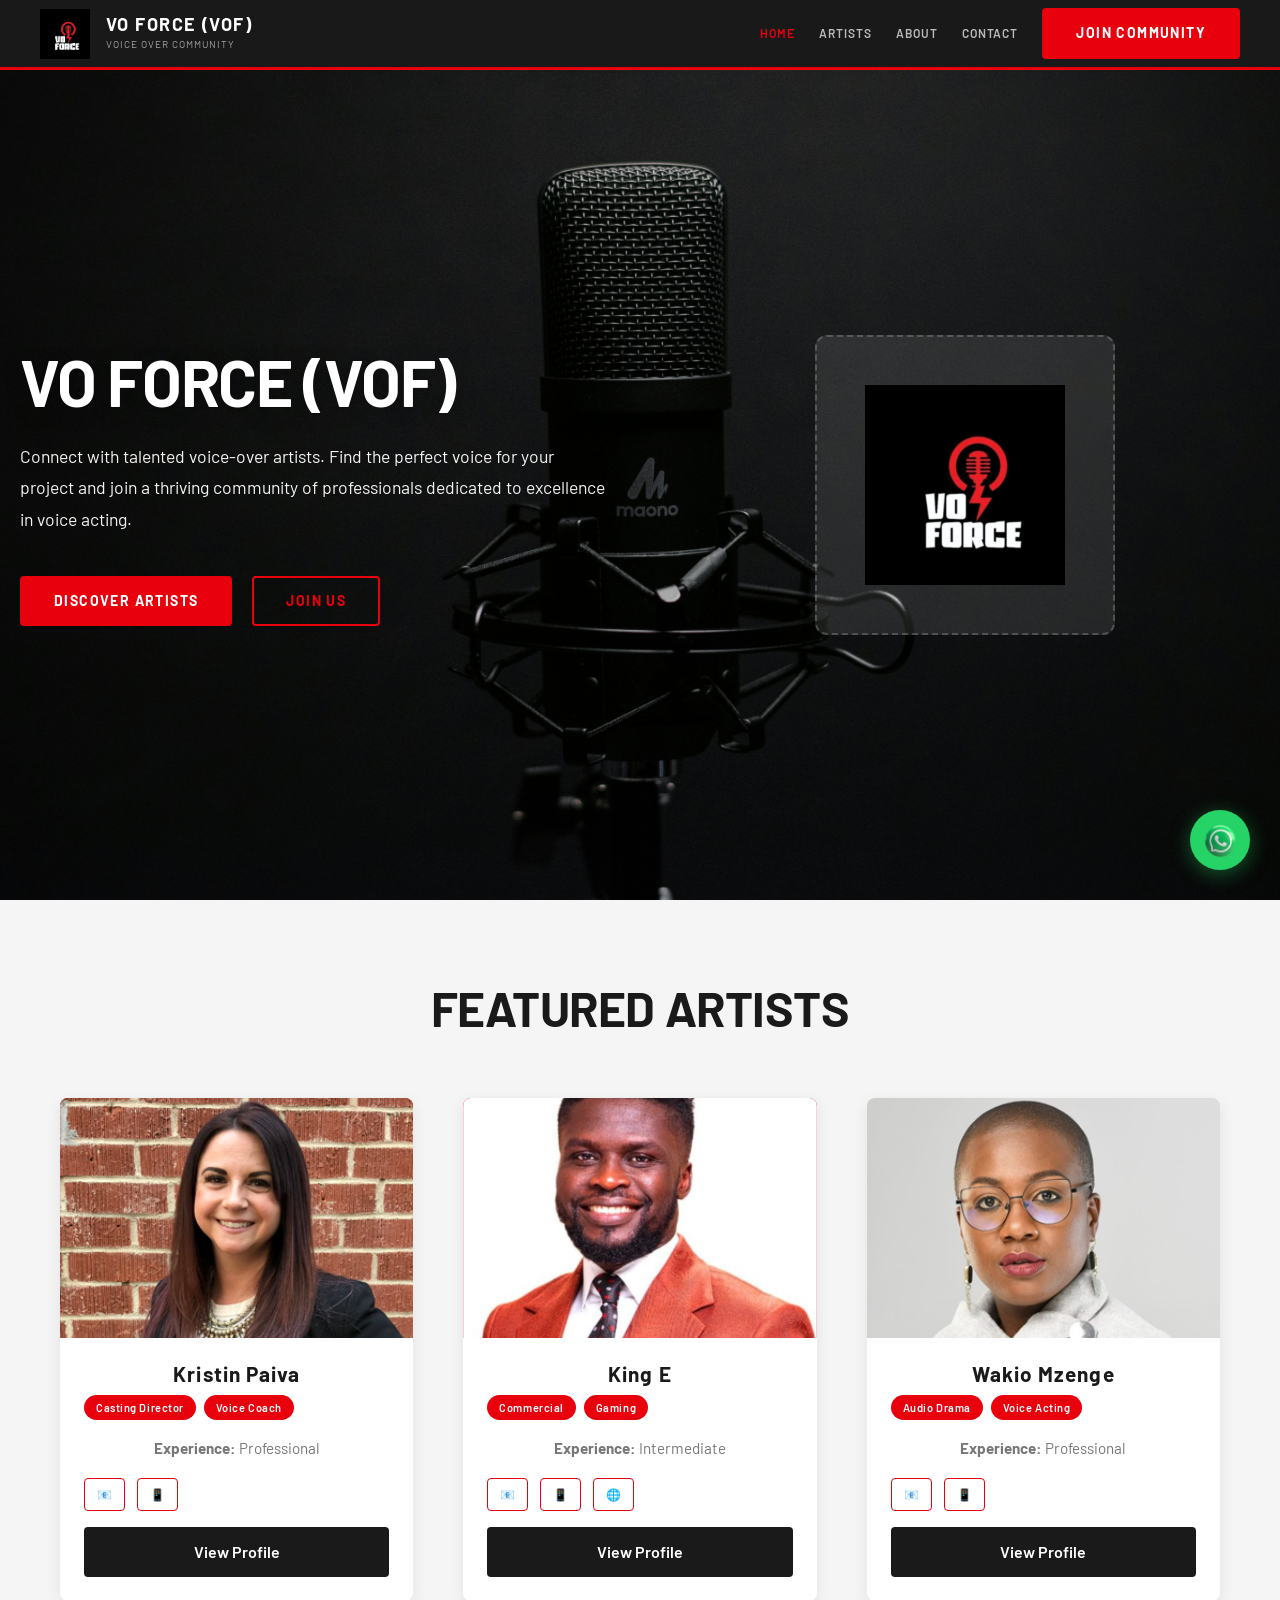
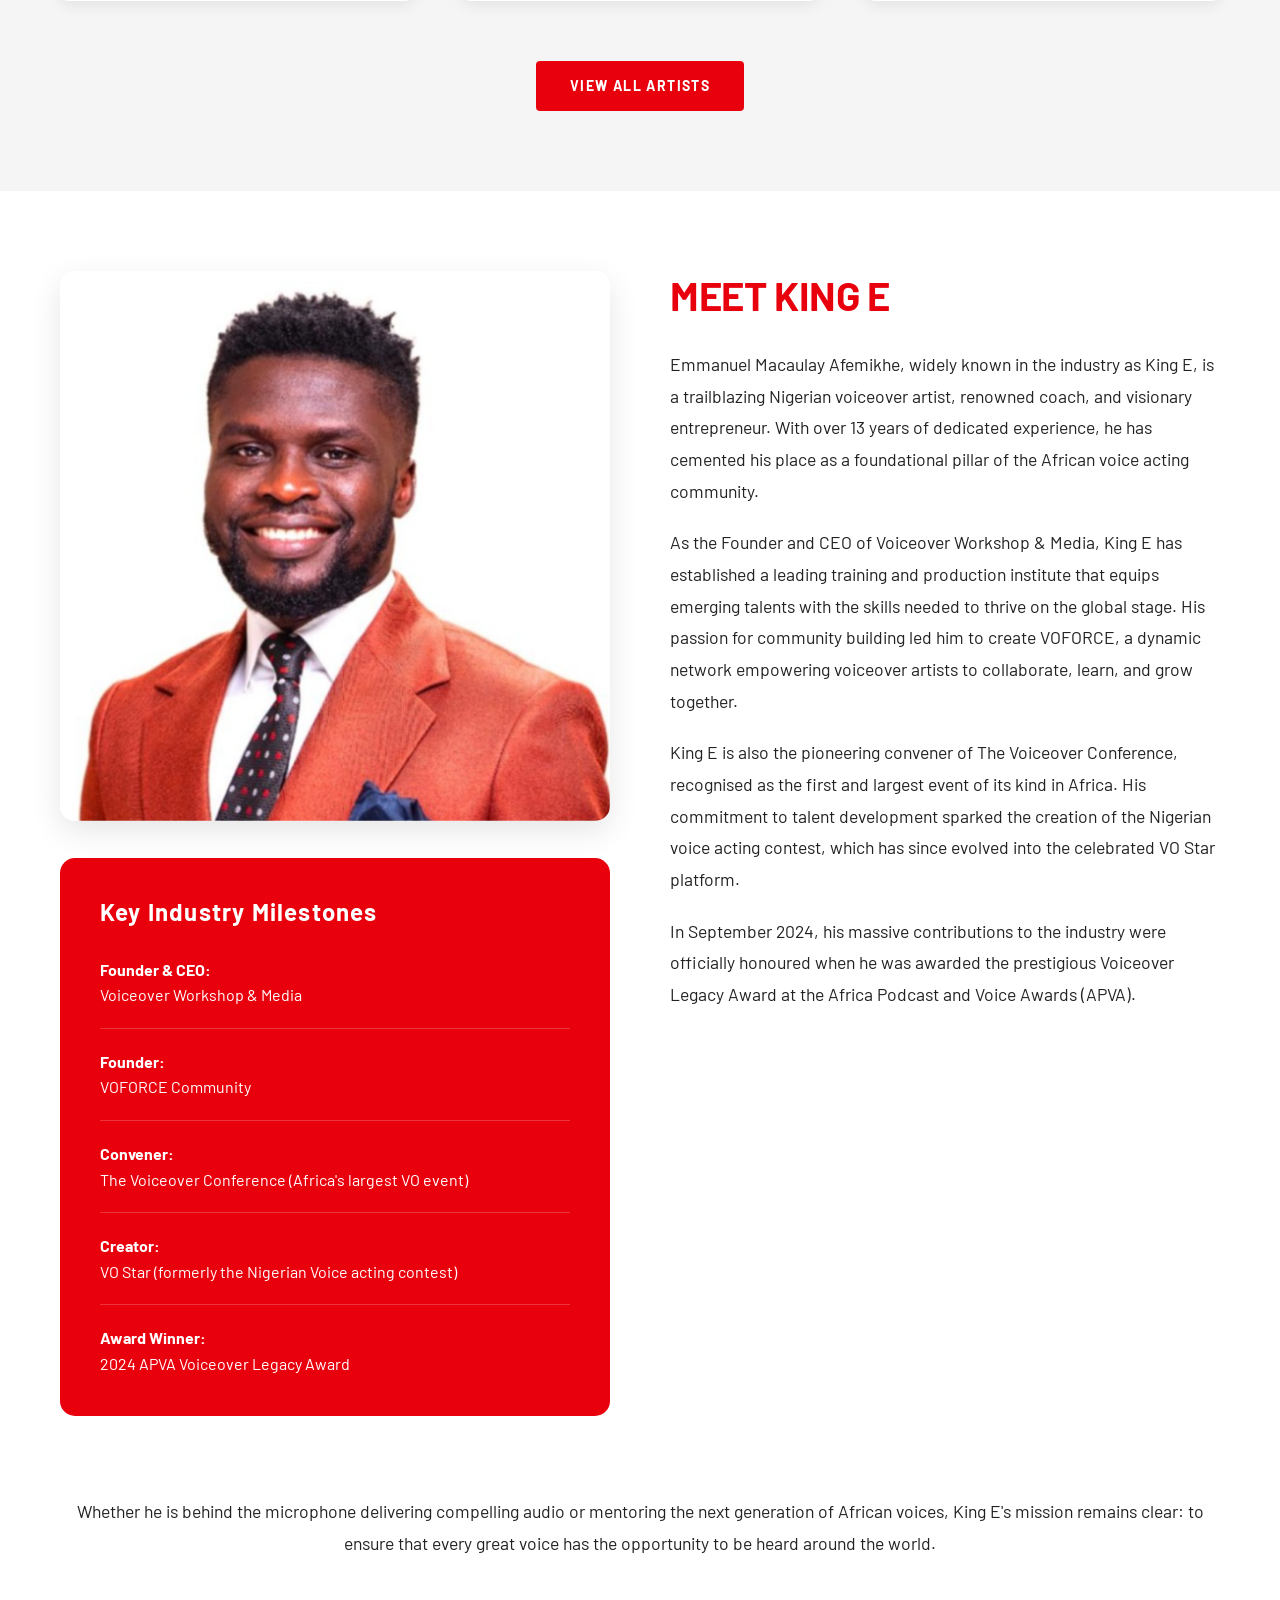
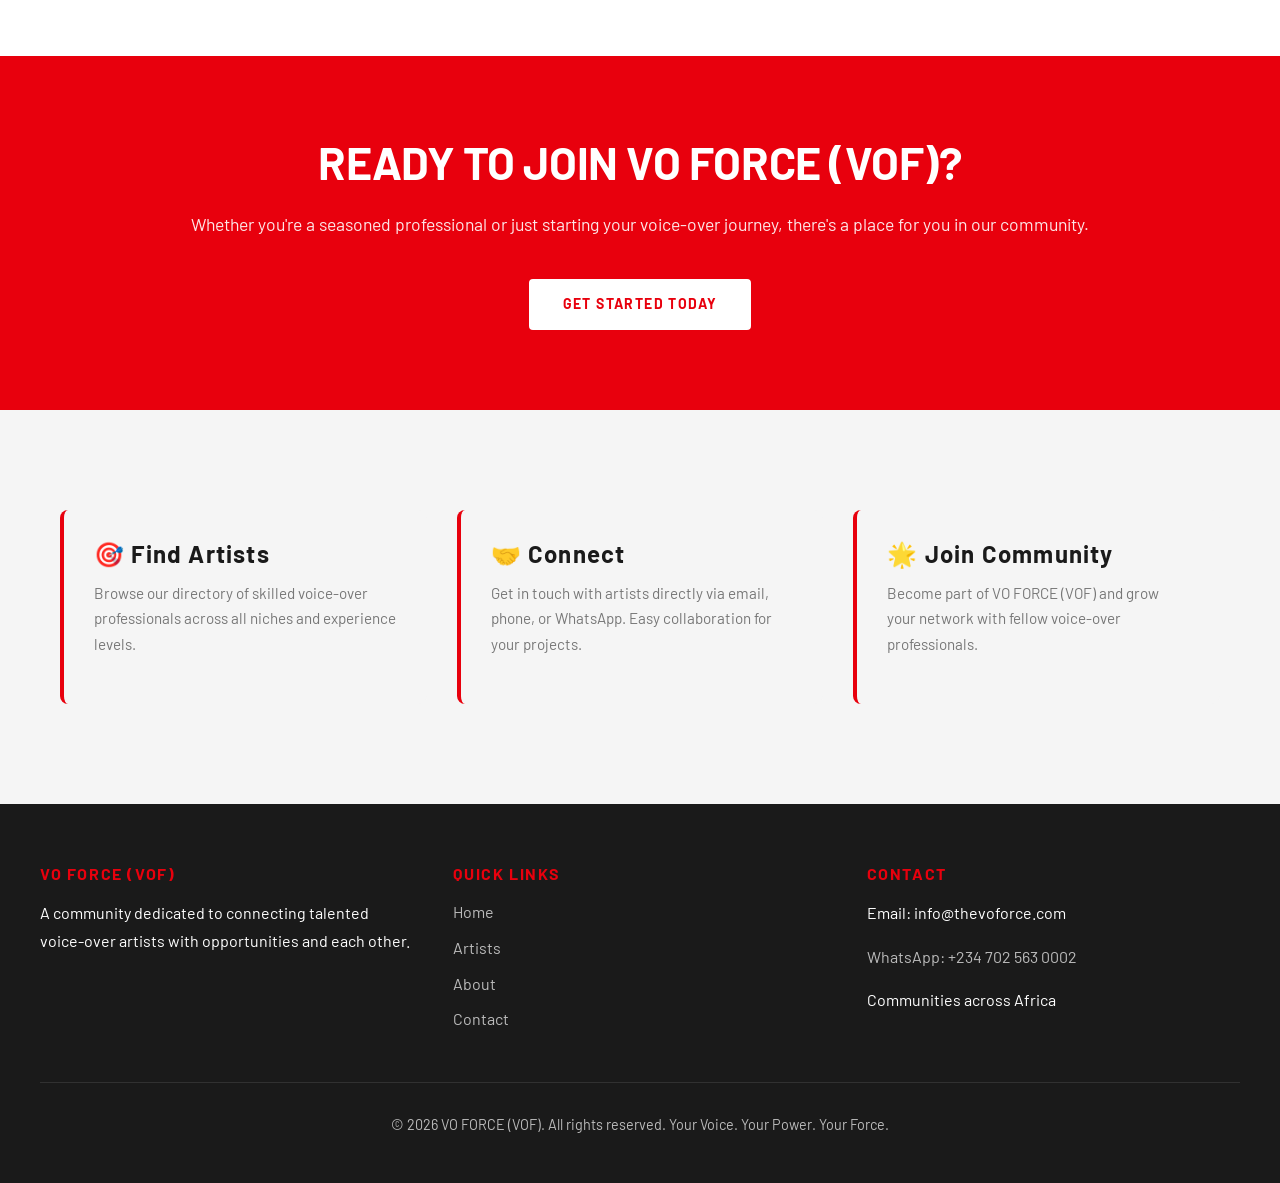
<file: index.html>
<!DOCTYPE html>
<html lang="en">
<head>
  <meta charset="UTF-8">
  <meta name="viewport" content="width=device-width, initial-scale=1.0">
  <title>VO FORCE (VOF) - Voice Over Artists Community</title>
  <meta name="description" content="Discover talented voice-over artists, connect with professionals, and join VO FORCE (VOF) community for audiobook narration, commercials, animation, and more.">
  <link href="https://fonts.googleapis.com/css2?family=Barlow:wght@300;400;500;600;700&display=swap" rel="stylesheet">
  <link rel="stylesheet" href="styles.css">
</head>
<body>

<!-- NAVIGATION -->
<nav>
  <a href="index.html" class="nav-brand">
    <div class="nav-logo"><img src="images/logo.png" alt="VO FORCE (VOF) Logo" style="width: 50px; height: 50px;"></div>
    <div class="nav-text">
      <h1>VO FORCE (VOF)</h1>
      <p>Voice Over Community</p>
    </div>
  </a>
  <div class="nav-right">
    <a href="index.html" class="nav-link active">Home</a>
    <a href="artists.html" class="nav-link">Artists</a>
    <a href="about.html" class="nav-link">About</a>
    <a href="contact.html" class="nav-link">Contact</a>
    <a href="#" class="btn" onclick="openJoinModal(); return false;">Join Community</a>
    <button class="hamburger" onclick="toggleMobMenu()"><span></span><span></span><span></span></button>
  </div>
</nav>

<!-- MOBILE MENU -->
<div class="mob-menu" id="mobMenu">
  <a href="index.html">Home</a>
  <a href="artists.html">Artists</a>
  <a href="about.html">About</a>
  <a href="contact.html">Contact</a>
  <a href="#" onclick="openJoinModal(); return false;">Join Community</a>
</div>

<!-- WHATSAPP FLOAT -->
<a href="https://wa.me/2347025630002?text=Hi%20from%20VO%20FORCE" class="wa-float" target="_blank" title="WhatsApp"><img src="images/whatsapp logo.png" alt="WhatsApp" style="width: 35px; height: 35px;"></a>

<!-- HERO SECTION -->
<section class="hero">
  <div class="container">
    <div class="hero-content">
      <div class="hero-left">
        <h1>VO FORCE (VOF)</h1>
        <p>Connect with talented voice-over artists. Find the perfect voice for your project and join a thriving community of professionals dedicated to excellence in voice acting.</p>
        <div class="hero-cta">
          <a href="artists.html" class="btn">Discover Artists</a>
          <a href="contact.html" class="btn btn-outline">Join Us</a>
        </div>
      </div>
      <div class="hero-right">
        <div class="hero-logo-placeholder"><img src="images/logo.png" alt="VO FORCE (VOF) Logo" style="width: 200px; height: 200px;"></div>
      </div>
    </div>
  </div>
</section>

<!-- FEATURED ARTISTS -->
<section class="featured-section">
  <div class="container">
    <h2 class="section-title">Featured Artists</h2>
    <div class="artists-grid" id="featuredArtists"></div>
    <div style="text-align: center; margin-top: 40px;">
      <a href="artists.html" class="btn">View All Artists</a>
    </div>
  </div>
</section>

<!-- MEET KING E SECTION -->
<section style="background: var(--white); padding: 80px 40px;">
  <div class="container">
    <div style="display: grid; grid-template-columns: 1fr 1fr; gap: 60px; align-items: start;">
      <div>
        <img src="images/king-e.png" alt="King E - Emmanuel Macaulay Afemikhe" style="width: 100%; border-radius: 15px; margin-bottom: 30px; box-shadow: 0 10px 30px rgba(0,0,0,0.1);">
        <div style="background: var(--primary-red); padding: 40px; border-radius: 15px; color: var(--white);">
          <h3 style="margin-bottom: 30px; font-size: 1.5rem;">Key Industry Milestones</h3>
          <ul style="list-style: none; padding: 0;">
            <li style="margin-bottom: 20px; padding-bottom: 20px; border-bottom: 1px solid rgba(255, 255, 255, 0.2);">
              <strong>Founder & CEO:</strong><br>Voiceover Workshop & Media
            </li>
            <li style="margin-bottom: 20px; padding-bottom: 20px; border-bottom: 1px solid rgba(255, 255, 255, 0.2);">
              <strong>Founder:</strong><br>VOFORCE Community
            </li>
            <li style="margin-bottom: 20px; padding-bottom: 20px; border-bottom: 1px solid rgba(255, 255, 255, 0.2);">
              <strong>Convener:</strong><br>The Voiceover Conference (Africa's largest VO event)
            </li>
            <li style="margin-bottom: 20px; padding-bottom: 20px; border-bottom: 1px solid rgba(255, 255, 255, 0.2);">
              <strong>Creator:</strong><br>VO Star (formerly the Nigerian Voice acting contest)
            </li>
            <li>
              <strong>Award Winner:</strong><br>2024 APVA Voiceover Legacy Award
            </li>
          </ul>
        </div>
      </div>
      <div>
        <h2 style="color: var(--primary-red); margin-bottom: 30px; font-size: 2.5rem;">Meet King E</h2>
        <p style="font-size: 1.1rem; line-height: 1.8; margin-bottom: 20px; color: var(--dark-text);">
          Emmanuel Macaulay Afemikhe, widely known in the industry as King E, is a trailblazing Nigerian voiceover artist, renowned coach, and visionary entrepreneur. With over 13 years of dedicated experience, he has cemented his place as a foundational pillar of the African voice acting community.
        </p>
        <p style="font-size: 1.1rem; line-height: 1.8; margin-bottom: 20px; color: var(--dark-text);">
          As the Founder and CEO of Voiceover Workshop & Media, King E has established a leading training and production institute that equips emerging talents with the skills needed to thrive on the global stage. His passion for community building led him to create VOFORCE, a dynamic network empowering voiceover artists to collaborate, learn, and grow together.
        </p>
        <p style="font-size: 1.1rem; line-height: 1.8; margin-bottom: 20px; color: var(--dark-text);">
          King E is also the pioneering convener of The Voiceover Conference, recognised as the first and largest event of its kind in Africa. His commitment to talent development sparked the creation of the Nigerian voice acting contest, which has since evolved into the celebrated VO Star platform.
        </p>
        <p style="font-size: 1.1rem; line-height: 1.8; margin-bottom: 30px; color: var(--dark-text);">
          In September 2024, his massive contributions to the industry were officially honoured when he was awarded the prestigious Voiceover Legacy Award at the Africa Podcast and Voice Awards (APVA).
        </p>
      </div>
    </div>
    <div style="margin-top: 40px; padding-top: 40px; border-top: 2px solid var(--light-gray); text-align: center;">
      <p style="font-size: 1.1rem; color: var(--dark-text); line-height: 1.8;">
        Whether he is behind the microphone delivering compelling audio or mentoring the next generation of African voices, King E's mission remains clear: to ensure that every great voice has the opportunity to be heard around the world.
      </p>
    </div>
  </div>
</section>

<!-- CTA SECTION -->
<section style="background: var(--primary-red); color: var(--white); padding: 80px 40px; text-align: center;">
  <div class="container">
    <h2 style="color: var(--white); margin-bottom: 20px;">Ready to Join VO FORCE (VOF)?</h2>
    <p style="font-size: 1.1rem; margin-bottom: 40px; color: rgba(255, 255, 255, 0.9);">
      Whether you're a seasoned professional or just starting your voice-over journey, 
      there's a place for you in our community.
    </p>
    <a href="contact.html" class="btn" style="background: var(--white); color: var(--primary-red); border-color: var(--white);">Get Started Today</a>
  </div>
</section>

<!-- QUICK LINKS -->
<section style="background: var(--off-white); padding: 60px 40px;">
  <div class="container">
    <div class="values-grid">
      <div class="value-card">
        <h3>🎯 Find Artists</h3>
        <p>Browse our directory of skilled voice-over professionals across all niches and experience levels.</p>
      </div>
      <div class="value-card">
        <h3>🤝 Connect</h3>
        <p>Get in touch with artists directly via email, phone, or WhatsApp. Easy collaboration for your projects.</p>
      </div>
      <div class="value-card">
        <h3>🌟 Join Community</h3>
        <p>Become part of VO FORCE (VOF) and grow your network with fellow voice-over professionals.</p>
      </div>
    </div>
  </div>
</section>

<!-- FOOTER -->
<footer>
  <div class="footer-content">
    <div class="footer-section">
      <h4>VO FORCE (VOF)</h4>
      <p>A community dedicated to connecting talented voice-over artists with opportunities and each other.</p>
    </div>
    <div class="footer-section">
      <h4>Quick Links</h4>
      <ul>
        <li><a href="index.html">Home</a></li>
        <li><a href="artists.html">Artists</a></li>
        <li><a href="about.html">About</a></li>
        <li><a href="contact.html">Contact</a></li>
      </ul>
    </div>
    <div class="footer-section">
      <h4>Contact</h4>
      <p>Email: info@thevoforce.com</p>
      <p><a href="https://wa.me/2347025630002">WhatsApp: +234 702 563 0002</a></p>
      <p>Communities across Africa</p>
    </div>
  </div>
  <div class="footer-bottom">
    <p>&copy; 2026 VO FORCE (VOF). All rights reserved. Your Voice. Your Power. Your Force.</p>
  </div>
</footer>

<script src="script.js"></script>
<script>
  // Load featured artists
  async function loadFeaturedArtists() {
    const response = await fetch('./data/artists.json');
    const data = await response.json();
    const featured = data.artists.slice(0, 3);
    const container = document.getElementById('featuredArtists');
    
    container.innerHTML = featured.map(artist => `
      <div class="artist-card">
        <div class="artist-image">
          <img src="${artist.picture}" alt="${artist.name}" onerror="this.style.display='none'">
        </div>
        <div class="artist-info">
          <h3>${artist.name}</h3>
          <div class="artist-niche">
            ${artist.niche.map(n => `<span class="niche-tag">${n}</span>`).join('')}
          </div>
          <p><strong>Experience:</strong> ${artist.experience}</p>
          <div class="artist-contact">
            <a href="mailto:${artist.email}" title="Email">📧</a>
            <a href="tel:${artist.phone.replace(/\s/g, '')}" title="Call">📱</a>
            ${artist.website && artist.website !== '#' ? `<a href="${artist.website}" target="_blank" title="Website">🌐</a>` : ''}
          </div>
          <a href="artist-profile.html?id=${artist.id}" class="view-profile">View Profile</a>
        </div>
      </div>
    `).join('');
  }
  
  document.addEventListener('DOMContentLoaded', loadFeaturedArtists);
</script>

<!-- JOIN COMMUNITY MODAL -->
<div class="join-modal-overlay" id="joinModal" onclick="closeJoinModal(event)">
  <div class="join-modal">
    <button class="join-modal-close" onclick="closeJoinModal()">&times;</button>
    <h2>VOF Community Membership</h2>
    <p>We are excited to officially introduce the VOF Community Membership.</p>
    <p>VOF is a growing community of voice talents committed to learning, collaboration, and growth in the voice-over industry.</p>
    <p><strong>With our yearly membership, you gain access to:</strong></p>
    <ul>
      <li>Discounted webinars and conferences</li>
      <li>Exclusive training sessions</li>
      <li>Mentorship opportunities</li>
      <li>Voice-over job opportunities</li>
      <li>Collaboration with other voice talents</li>
      <li>Community challenges to sharpen your skills</li>
    </ul>
    <p class="join-modal-fee">Membership Fee: &#8358;25,000 yearly</p>
    <p>This is more than a community.<br>It is a space to develop your voice, grow your confidence, and expand your opportunities.</p>
    <p>Join the VOF community and grow with us.</p>
    <p class="join-modal-tagline">VOF &ndash; Learn. Collaborate. Grow.</p>
    <a href="https://paystack.shop/pay/cryt6vhcu7" class="btn join-modal-pay-btn" target="_blank">PAY NOW</a>
  </div>
</div>
</body>
</html>
</file>
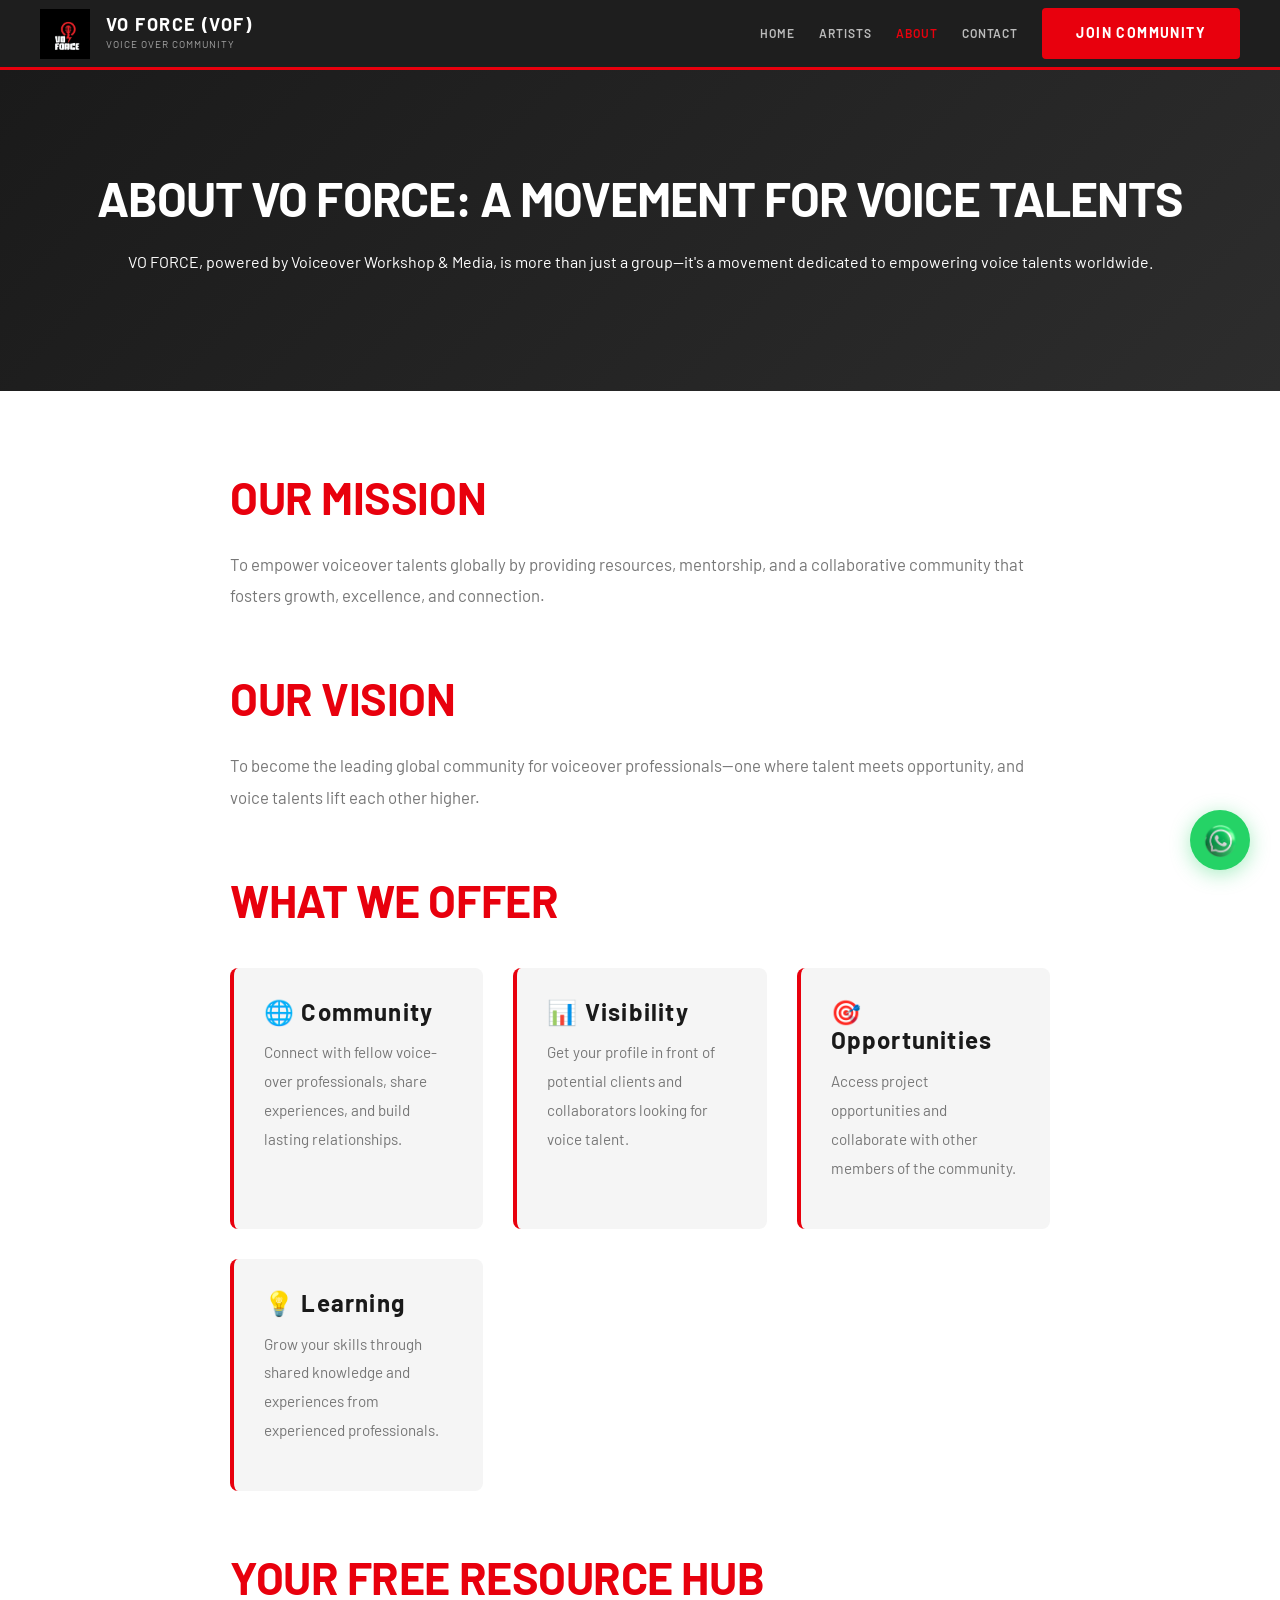
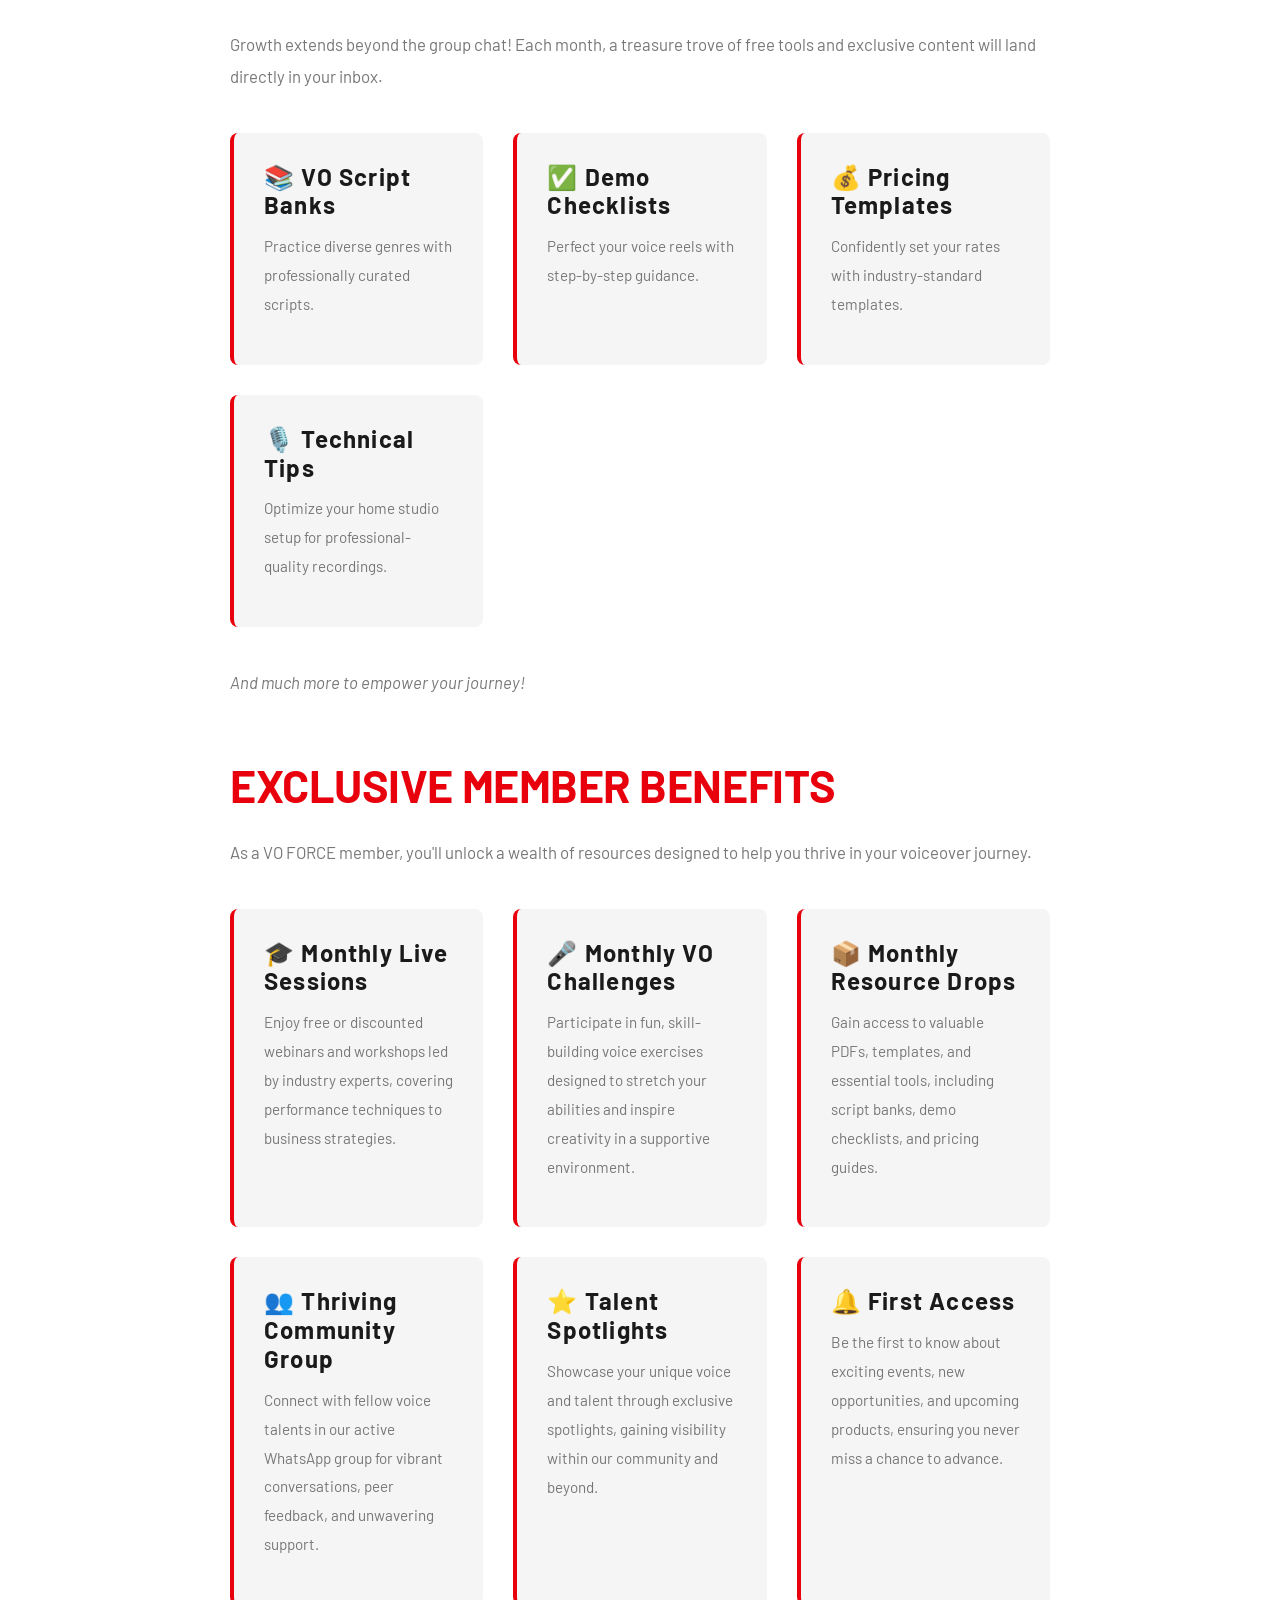
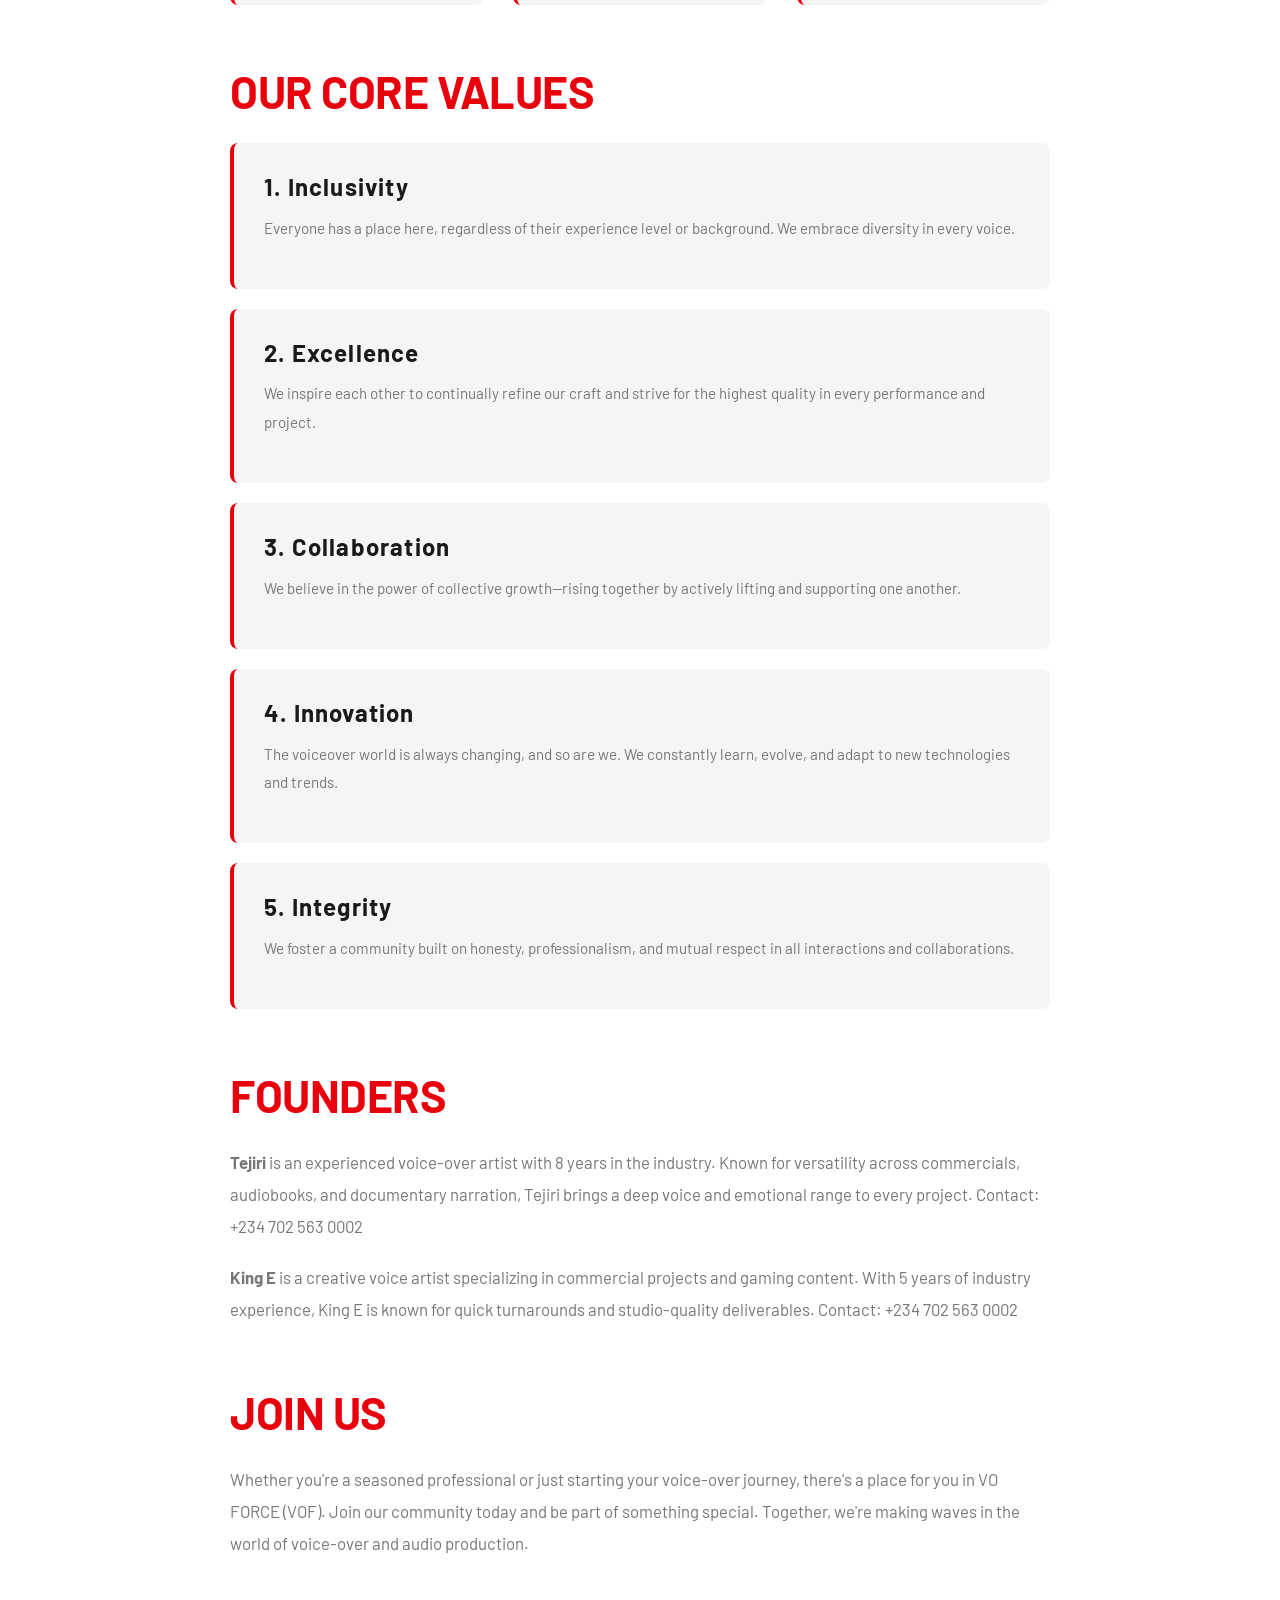
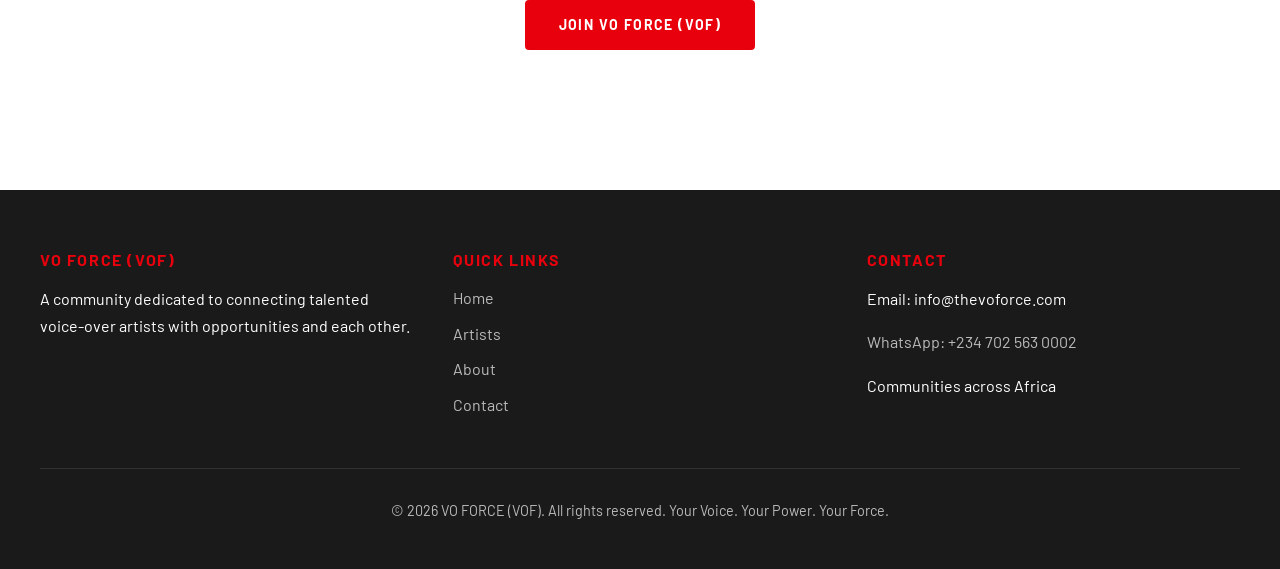
<file: about.html>
<!DOCTYPE html>
<html lang="en">
<head>
  <meta charset="UTF-8">
  <meta name="viewport" content="width=device-width, initial-scale=1.0">
  <title>About - VO FORCE (VOF)</title>
  <meta name="description" content="Learn about VO FORCE (VOF) community, our mission, and what makes us special.">
  <link href="https://fonts.googleapis.com/css2?family=Barlow:wght@300;400;500;600;700&display=swap" rel="stylesheet">
  <link rel="stylesheet" href="styles.css">
</head>
<body>

<!-- NAVIGATION -->
<nav>
  <a href="index.html" class="nav-brand">
    <div class="nav-logo"><img src="images/logo.png" alt="VO FORCE (VOF) Logo" style="width: 50px; height: 50px;"></div>
    <div class="nav-text">
      <h1>VO FORCE (VOF)</h1>
      <p>Voice Over Community</p>
    </div>
  </a>
  <div class="nav-right">
    <a href="index.html" class="nav-link">Home</a>
    <a href="artists.html" class="nav-link">Artists</a>
    <a href="about.html" class="nav-link active">About</a>
    <a href="contact.html" class="nav-link">Contact</a>
    <a href="#" class="btn" onclick="openJoinModal(); return false;">Join Community</a>
    <button class="hamburger" onclick="toggleMobMenu()"><span></span><span></span><span></span></button>
  </div>
</nav>

<!-- MOBILE MENU -->
<div class="mob-menu" id="mobMenu">
  <a href="index.html">Home</a>
  <a href="artists.html">Artists</a>
  <a href="about.html">About</a>
  <a href="contact.html">Contact</a>
  <a href="#" onclick="openJoinModal(); return false;">Join Community</a>
</div>

<!-- WHATSAPP FLOAT -->
<a href="https://wa.me/2347025630002?text=Hi%20from%20VO%20FORCE" class="wa-float" target="_blank" title="WhatsApp"><img src="images/whatsapp logo.png" alt="WhatsApp" style="width: 35px; height: 35px;"></a>

<!-- HERO -->
<div class="about-hero">
  <h1>About VO FORCE: A Movement for Voice Talents</h1>
  <p>VO FORCE, powered by Voiceover Workshop & Media, is more than just a group—it's a movement dedicated to empowering voice talents worldwide.</p>
</div>

<!-- ABOUT CONTENT -->
<div class="about-content">
  <div class="about-section">
    <h2>Our Mission</h2>
    <p>
      To empower voiceover talents globally by providing resources, mentorship, and a collaborative community that fosters growth, excellence, and connection.
    </p>
  </div>

  <div class="about-section">
    <h2>Our Vision</h2>
    <p>
      To become the leading global community for voiceover professionals—one where talent meets opportunity, and voice talents lift each other higher.
    </p>
  </div>

  <div class="about-section">
    <h2>What We Offer</h2>
    <div class="values-grid">
      <div class="value-card">
        <h3>🌐 Community</h3>
        <p>Connect with fellow voice-over professionals, share experiences, and build lasting relationships.</p>
      </div>
      <div class="value-card">
        <h3>📊 Visibility</h3>
        <p>Get your profile in front of potential clients and collaborators looking for voice talent.</p>
      </div>
      <div class="value-card">
        <h3>🎯 Opportunities</h3>
        <p>Access project opportunities and collaborate with other members of the community.</p>
      </div>
      <div class="value-card">
        <h3>💡 Learning</h3>
        <p>Grow your skills through shared knowledge and experiences from experienced professionals.</p>
      </div>
    </div>
  </div>

  <div class="about-section">
    <h2>Your Free Resource Hub</h2>
    <p>Growth extends beyond the group chat! Each month, a treasure trove of free tools and exclusive content will land directly in your inbox.</p>
    <div class="values-grid">
      <div class="value-card">
        <h3>📚 VO Script Banks</h3>
        <p>Practice diverse genres with professionally curated scripts.</p>
      </div>
      <div class="value-card">
        <h3>✅ Demo Checklists</h3>
        <p>Perfect your voice reels with step-by-step guidance.</p>
      </div>
      <div class="value-card">
        <h3>💰 Pricing Templates</h3>
        <p>Confidently set your rates with industry-standard templates.</p>
      </div>
      <div class="value-card">
        <h3>🎙️ Technical Tips</h3>
        <p>Optimize your home studio setup for professional-quality recordings.</p>
      </div>
    </div>
    <p style="margin-top: 20px;"><em>And much more to empower your journey!</em></p>
  </div>

  <div class="about-section">
    <h2>Exclusive Member Benefits</h2>
    <p>As a VO FORCE member, you'll unlock a wealth of resources designed to help you thrive in your voiceover journey.</p>
    <div class="values-grid">
      <div class="value-card">
        <h3>🎓 Monthly Live Sessions</h3>
        <p>Enjoy free or discounted webinars and workshops led by industry experts, covering performance techniques to business strategies.</p>
      </div>
      <div class="value-card">
        <h3>🎤 Monthly VO Challenges</h3>
        <p>Participate in fun, skill-building voice exercises designed to stretch your abilities and inspire creativity in a supportive environment.</p>
      </div>
      <div class="value-card">
        <h3>📦 Monthly Resource Drops</h3>
        <p>Gain access to valuable PDFs, templates, and essential tools, including script banks, demo checklists, and pricing guides.</p>
      </div>
      <div class="value-card">
        <h3>👥 Thriving Community Group</h3>
        <p>Connect with fellow voice talents in our active WhatsApp group for vibrant conversations, peer feedback, and unwavering support.</p>
      </div>
      <div class="value-card">
        <h3>⭐ Talent Spotlights</h3>
        <p>Showcase your unique voice and talent through exclusive spotlights, gaining visibility within our community and beyond.</p>
      </div>
      <div class="value-card">
        <h3>🔔 First Access</h3>
        <p>Be the first to know about exciting events, new opportunities, and upcoming products, ensuring you never miss a chance to advance.</p>
      </div>
    </div>
  </div>

  <div class="about-section">
    <h2>Our Core Values</h2>
    <div style="max-width: 900px;">
      <div class="value-card" style="margin-bottom: 20px;">
        <h3>1. Inclusivity</h3>
        <p>Everyone has a place here, regardless of their experience level or background. We embrace diversity in every voice.</p>
      </div>
      <div class="value-card" style="margin-bottom: 20px;">
        <h3>2. Excellence</h3>
        <p>We inspire each other to continually refine our craft and strive for the highest quality in every performance and project.</p>
      </div>
      <div class="value-card" style="margin-bottom: 20px;">
        <h3>3. Collaboration</h3>
        <p>We believe in the power of collective growth—rising together by actively lifting and supporting one another.</p>
      </div>
      <div class="value-card" style="margin-bottom: 20px;">
        <h3>4. Innovation</h3>
        <p>The voiceover world is always changing, and so are we. We constantly learn, evolve, and adapt to new technologies and trends.</p>
      </div>
      <div class="value-card">
        <h3>5. Integrity</h3>
        <p>We foster a community built on honesty, professionalism, and mutual respect in all interactions and collaborations.</p>
      </div>
    </div>
  </div>

  <div class="about-section">
    <h2>Founders</h2>
    <p>
      <strong>Tejiri</strong> is an experienced voice-over artist with 8 years in the industry. 
      Known for versatility across commercials, audiobooks, and documentary narration, Tejiri brings 
      a deep voice and emotional range to every project. Contact: +234 702 563 0002
    </p>
    <p style="margin-top: 20px;">
      <strong>King E</strong> is a creative voice artist specializing in commercial projects and gaming content. 
      With 5 years of industry experience, King E is known for quick turnarounds and studio-quality deliverables. 
      Contact: +234 702 563 0002
    </p>
  </div>

  <div class="about-section">
    <h2>Join Us</h2>
    <p>
      Whether you're a seasoned professional or just starting your voice-over journey, there's a place for you 
      in VO FORCE (VOF). Join our community today and be part of something special. Together, we're making waves 
      in the world of voice-over and audio production.
    </p>
    <div style="text-align: center; margin-top: 40px;">
      <a href="contact.html" class="btn">Join VO FORCE (VOF)</a>
    </div>
  </div>
</div>

<!-- FOOTER -->
<footer>
  <div class="footer-content">
    <div class="footer-section">
      <h4>VO FORCE (VOF)</h4>
      <p>A community dedicated to connecting talented voice-over artists with opportunities and each other.</p>
    </div>
    <div class="footer-section">
      <h4>Quick Links</h4>
      <ul>
        <li><a href="index.html">Home</a></li>
        <li><a href="artists.html">Artists</a></li>
        <li><a href="about.html">About</a></li>
        <li><a href="contact.html">Contact</a></li>
      </ul>
    </div>
    <div class="footer-section">
      <h4>Contact</h4>
      <p>Email: info@thevoforce.com</p>
      <p><a href="https://wa.me/2347025630002">WhatsApp: +234 702 563 0002</a></p>
      <p>Communities across Africa</p>
    </div>
  </div>
  <div class="footer-bottom">
    <p>&copy; 2026 VO FORCE (VOF). All rights reserved. Your Voice. Your Power. Your Force.</p>
  </div>
</footer>

<script src="script.js"></script>

<!-- JOIN COMMUNITY MODAL -->
<div class="join-modal-overlay" id="joinModal" onclick="closeJoinModal(event)">
  <div class="join-modal">
    <button class="join-modal-close" onclick="closeJoinModal()">&times;</button>
    <h2>VOF Community Membership</h2>
    <p>We are excited to officially introduce the VOF Community Membership.</p>
    <p>VOF is a growing community of voice talents committed to learning, collaboration, and growth in the voice-over industry.</p>
    <p><strong>With our yearly membership, you gain access to:</strong></p>
    <ul>
      <li>Discounted webinars and conferences</li>
      <li>Exclusive training sessions</li>
      <li>Mentorship opportunities</li>
      <li>Voice-over job opportunities</li>
      <li>Collaboration with other voice talents</li>
      <li>Community challenges to sharpen your skills</li>
    </ul>
    <p class="join-modal-fee">Membership Fee: &#8358;25,000 yearly</p>
    <p>This is more than a community.<br>It is a space to develop your voice, grow your confidence, and expand your opportunities.</p>
    <p>Join the VOF community and grow with us.</p>
    <p class="join-modal-tagline">VOF &ndash; Learn. Collaborate. Grow.</p>
    <a href="https://paystack.shop/pay/cryt6vhcu7" class="btn join-modal-pay-btn" target="_blank">PAY NOW</a>
  </div>
</div>
</body>
</html>
</file>
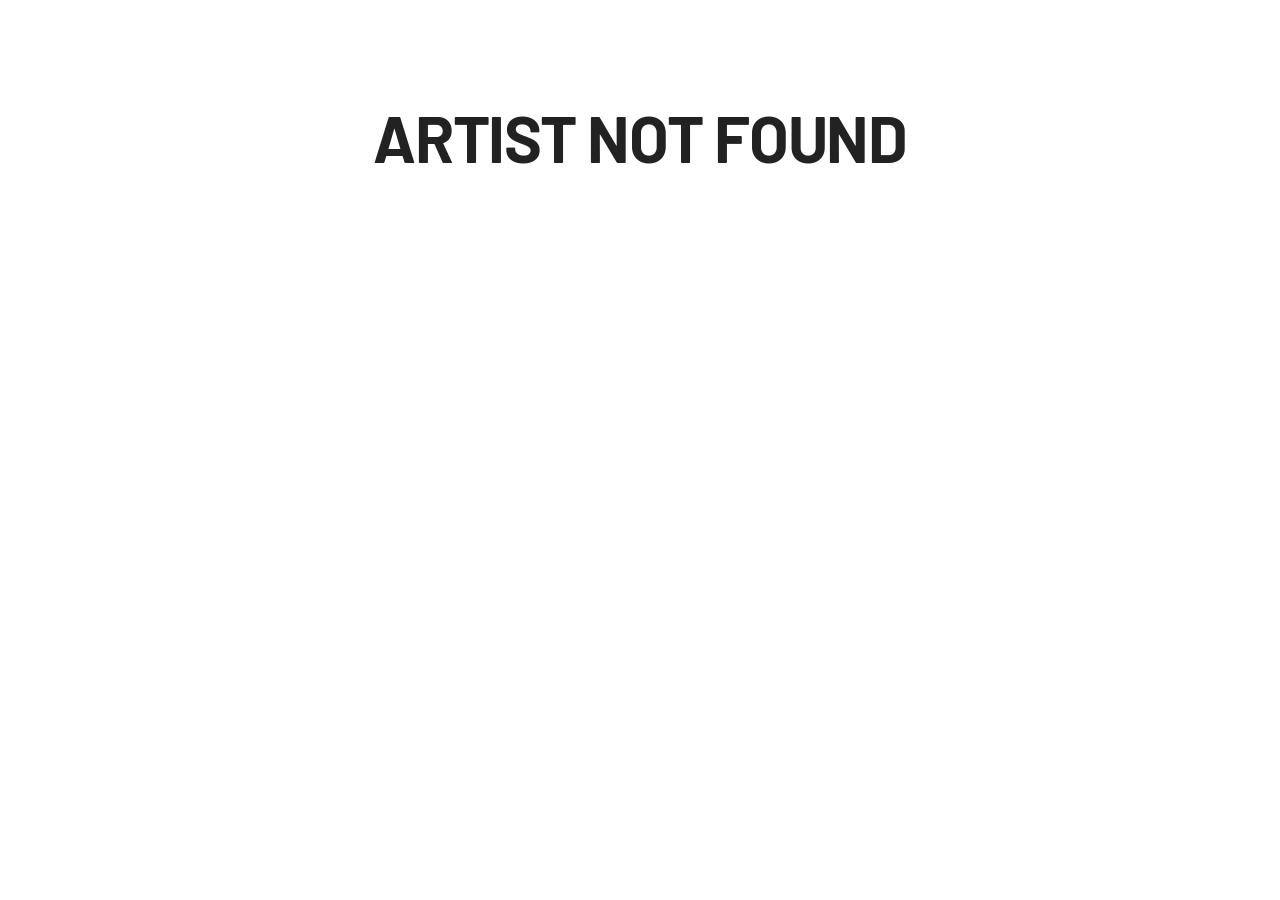
<file: artist-profile.html>
<!DOCTYPE html>
<html lang="en">
<head>
  <meta charset="UTF-8">
  <meta name="viewport" content="width=device-width, initial-scale=1.0">
  <title>Artist Profile - VO FORCE (VOF)</title>
  <meta name="description" content="View detailed profile of voice-over artists in VO FORCE (VOF) community.">
  <link href="https://fonts.googleapis.com/css2?family=Barlow:wght@300;400;500;600;700&display=swap" rel="stylesheet">
  <link rel="stylesheet" href="styles.css">
</head>
<body>

<!-- NAVIGATION -->
<nav>
  <a href="index.html" class="nav-brand">
    <div class="nav-logo"><img src="images/logo.png" alt="VO FORCE (VOF) Logo" style="width: 50px; height: 50px;"></div>
    <div class="nav-text">
      <h1>VO FORCE (VOF)</h1>
      <p>Voice Over Community</p>
    </div>
  </a>
  <div class="nav-right">
    <a href="index.html" class="nav-link">Home</a>
    <a href="artists.html" class="nav-link">Artists</a>
    <a href="about.html" class="nav-link">About</a>
    <a href="contact.html" class="nav-link">Contact</a>
    <a href="#" class="btn" onclick="openJoinModal(); return false;">Join Community</a>
    <button class="hamburger" onclick="toggleMobMenu()"><span></span><span></span><span></span></button>
  </div>
</nav>

<!-- MOBILE MENU -->
<div class="mob-menu" id="mobMenu">
  <a href="index.html">Home</a>
  <a href="artists.html">Artists</a>
  <a href="about.html">About</a>
  <a href="contact.html">Contact</a>
  <a href="#" onclick="openJoinModal(); return false;">Join Community</a>
</div>

<!-- WHATSAPP FLOAT -->
<a href="https://wa.me/2347025630002?text=Hi%20from%20VO%20FORCE" class="wa-float" target="_blank" title="WhatsApp"><img src="images/whatsapp logo.png" alt="WhatsApp" style="width: 35px; height: 35px;"></a>

<!-- PROFILE HEADER -->
<div class="profile-header">
  <h1>Artist Profile</h1>
</div>

<!-- PROFILE HERO -->
<div class="profile-hero">
  <div class="profile-image">
    <span style="font-size: 60px;">🎤</span>
  </div>
  <div class="profile-details">
    <h2>Loading...</h2>
  </div>
</div>

<!-- DEMO SECTION -->
<div class="demo-section">
  <h3>Demo Reel</h3>
  <div class="demo-embed"></div>
</div>

<!-- CTA SECTION -->
<section style="background: var(--primary-red); color: var(--white); padding: 60px 40px; text-align: center;">
  <div class="container">
    <h2 style="color: var(--white); margin-bottom: 20px;">Interested in Collaborating?</h2>
    <p style="font-size: 1rem; margin-bottom: 30px; color: rgba(255, 255, 255, 0.9);">
      Contact the artist directly or reach out to VO FORCE (VOF) for more information.
    </p>
    <a href="artists.html" class="btn" style="background: var(--white); color: var(--primary-red); border-color: var(--white);">Back to Artists</a>
  </div>
</section>

<!-- FOOTER -->
<footer>
  <div class="footer-content">
    <div class="footer-section">
      <h4>VO FORCE (VOF)</h4>
      <p>A community dedicated to connecting talented voice-over artists with opportunities and each other.</p>
    </div>
    <div class="footer-section">
      <h4>Quick Links</h4>
      <ul>
        <li><a href="index.html">Home</a></li>
        <li><a href="artists.html">Artists</a></li>
        <li><a href="about.html">About</a></li>
        <li><a href="contact.html">Contact</a></li>
      </ul>
    </div>
    <div class="footer-section">
      <h4>Contact</h4>
      <p>Email: info@thevoforce.com</p>
      <p><a href="https://wa.me/2348135701844">WhatsApp: +234 813 570 1844</a></p>
      <p>Communities across Africa</p>
    </div>
  </div>
  <div class="footer-bottom">
    <p>&copy; 2026 VO FORCE (VOF). All rights reserved. Your Voice. Your Power. Your Force.</p>
  </div>
</footer>

<script src="script.js"></script>

<!-- JOIN COMMUNITY MODAL -->
<div class="join-modal-overlay" id="joinModal" onclick="closeJoinModal(event)">
  <div class="join-modal">
    <button class="join-modal-close" onclick="closeJoinModal()">&times;</button>
    <h2>VOF Community Membership</h2>
    <p>We are excited to officially introduce the VOF Community Membership.</p>
    <p>VOF is a growing community of voice talents committed to learning, collaboration, and growth in the voice-over industry.</p>
    <p><strong>With our yearly membership, you gain access to:</strong></p>
    <ul>
      <li>Discounted webinars and conferences</li>
      <li>Exclusive training sessions</li>
      <li>Mentorship opportunities</li>
      <li>Voice-over job opportunities</li>
      <li>Collaboration with other voice talents</li>
      <li>Community challenges to sharpen your skills</li>
    </ul>
    <p class="join-modal-fee">Membership Fee: &#8358;25,000 yearly</p>
    <p>This is more than a community.<br>It is a space to develop your voice, grow your confidence, and expand your opportunities.</p>
    <p>Join the VOF community and grow with us.</p>
    <p class="join-modal-tagline">VOF &ndash; Learn. Collaborate. Grow.</p>
    <a href="https://paystack.shop/pay/cryt6vhcu7" class="btn join-modal-pay-btn" target="_blank">PAY NOW</a>
  </div>
</div>
</body>
</html>
</file>
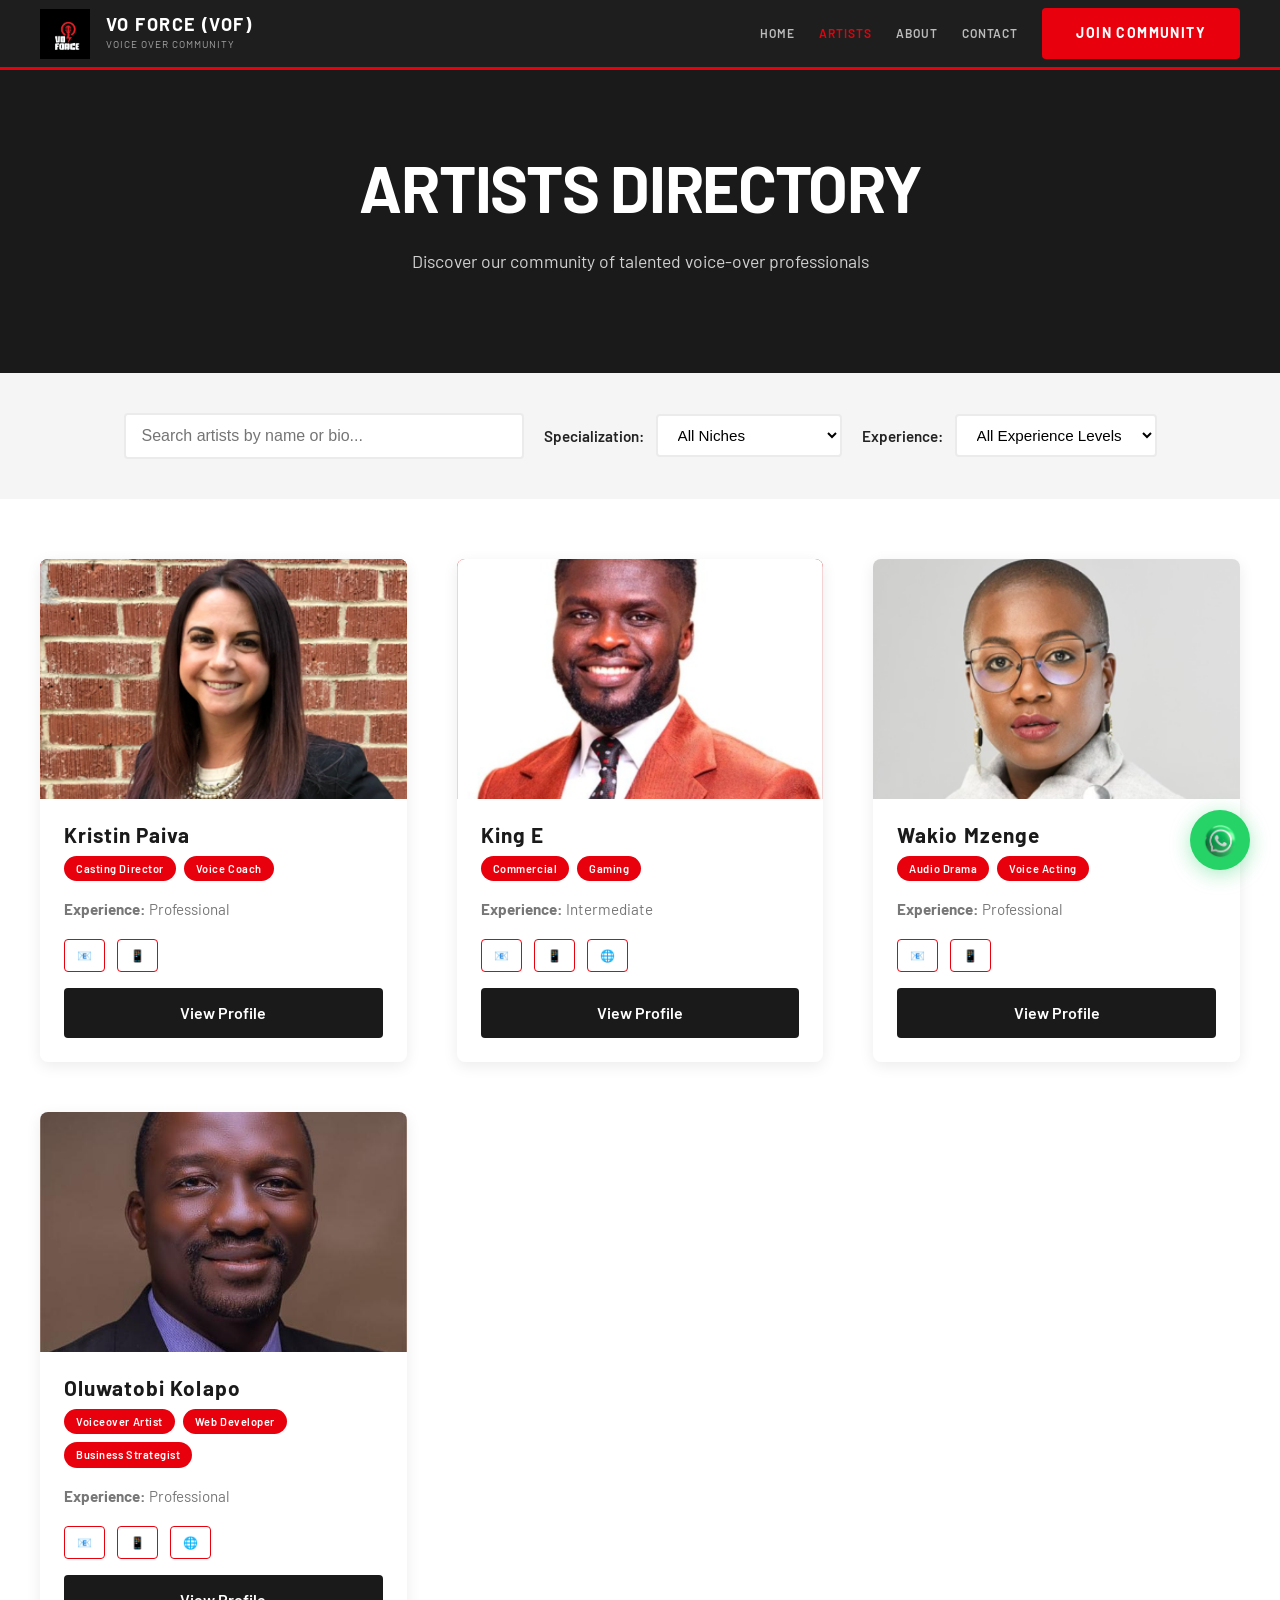
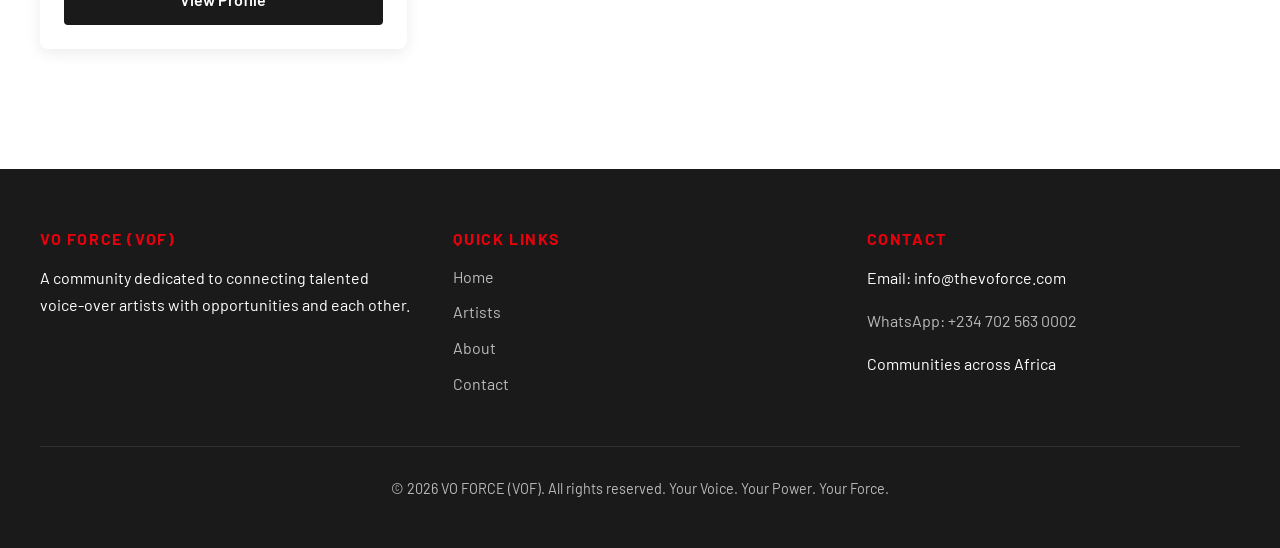
<file: artists.html>
<!DOCTYPE html>
<html lang="en">
<head>
  <meta charset="UTF-8">
  <meta name="viewport" content="width=device-width, initial-scale=1.0">
  <title>Artists Directory - VO FORCE (VOF)</title>
  <meta name="description" content="Browse and discover voice-over artists in VO FORCE (VOF) community. Filter by niche, experience level, and specialization.">
  <link href="https://fonts.googleapis.com/css2?family=Barlow:wght@300;400;500;600;700&display=swap" rel="stylesheet">
  <link rel="stylesheet" href="styles.css">
</head>
<body>

<!-- NAVIGATION -->
<nav>
  <a href="index.html" class="nav-brand">
    <div class="nav-logo"><img src="images/logo.png" alt="VO FORCE (VOF) Logo" style="width: 50px; height: 50px;"></div>
    <div class="nav-text">
      <h1>VO FORCE (VOF)</h1>
      <p>Voice Over Community</p>
    </div>
  </a>
  <div class="nav-right">
    <a href="index.html" class="nav-link">Home</a>
    <a href="artists.html" class="nav-link active">Artists</a>
    <a href="about.html" class="nav-link">About</a>
    <a href="contact.html" class="nav-link">Contact</a>
    <a href="#" class="btn" onclick="openJoinModal(); return false;">Join Community</a>
    <button class="hamburger" onclick="toggleMobMenu()"><span></span><span></span><span></span></button>
  </div>
</nav>

<!-- MOBILE MENU -->
<div class="mob-menu" id="mobMenu">
  <a href="index.html">Home</a>
  <a href="artists.html">Artists</a>
  <a href="about.html">About</a>
  <a href="contact.html">Contact</a>
  <a href="#" onclick="openJoinModal(); return false;">Join Community</a>
</div>

<!-- WHATSAPP FLOAT -->
<a href="https://wa.me/2347025630002?text=Hi%20from%20VO%20FORCE" class="wa-float" target="_blank" title="WhatsApp"><img src="images/whatsapp logo.png" alt="WhatsApp" style="width: 35px; height: 35px;"></a>

<!-- HEADER -->
<div class="gallery-header">
  <h1>Artists Directory</h1>
  <p>Discover our community of talented voice-over professionals</p>
</div>

<!-- FILTER SECTION -->
<div class="filter-section">
  <div class="search-box">
    <input type="text" id="searchInput" placeholder="Search artists by name or bio...">
  </div>
  <div class="filter-box">
    <label>Specialization:</label>
    <select id="nicheFilter">
      <option value="">All Specializations</option>
    </select>
  </div>
  <div class="filter-box">
    <label>Experience:</label>
    <select id="experienceFilter">
      <option value="">All Levels</option>
    </select>
  </div>
</div>

<!-- ARTISTS GALLERY -->
<div class="gallery-content">
  <div class="artists-grid" id="artistsGrid">
    <p style="grid-column: 1/-1; text-align: center; padding: 60px; color: #777;">Loading artists...</p>
  </div>
</div>

<!-- FOOTER -->
<footer>
  <div class="footer-content">
    <div class="footer-section">
      <h4>VO FORCE (VOF)</h4>
      <p>A community dedicated to connecting talented voice-over artists with opportunities and each other.</p>
    </div>
    <div class="footer-section">
      <h4>Quick Links</h4>
      <ul>
        <li><a href="index.html">Home</a></li>
        <li><a href="artists.html">Artists</a></li>
        <li><a href="about.html">About</a></li>
        <li><a href="contact.html">Contact</a></li>
      </ul>
    </div>
    <div class="footer-section">
      <h4>Contact</h4>
      <p>Email: info@thevoforce.com</p>
      <p><a href="https://wa.me/2347025630002">WhatsApp: +234 702 563 0002</a></p>
      <p>Communities across Africa</p>
    </div>
  </div>
  <div class="footer-bottom">
    <p>&copy; 2026 VO FORCE (VOF). All rights reserved. Your Voice. Your Power. Your Force.</p>
  </div>
</footer>

<script src="script.js"></script>

<!-- JOIN COMMUNITY MODAL -->
<div class="join-modal-overlay" id="joinModal" onclick="closeJoinModal(event)">
  <div class="join-modal">
    <button class="join-modal-close" onclick="closeJoinModal()">&times;</button>
    <h2>VOF Community Membership</h2>
    <p>We are excited to officially introduce the VOF Community Membership.</p>
    <p>VOF is a growing community of voice talents committed to learning, collaboration, and growth in the voice-over industry.</p>
    <p><strong>With our yearly membership, you gain access to:</strong></p>
    <ul>
      <li>Discounted webinars and conferences</li>
      <li>Exclusive training sessions</li>
      <li>Mentorship opportunities</li>
      <li>Voice-over job opportunities</li>
      <li>Collaboration with other voice talents</li>
      <li>Community challenges to sharpen your skills</li>
    </ul>
    <p class="join-modal-fee">Membership Fee: &#8358;25,000 yearly</p>
    <p>This is more than a community.<br>It is a space to develop your voice, grow your confidence, and expand your opportunities.</p>
    <p>Join the VOF community and grow with us.</p>
    <p class="join-modal-tagline">VOF &ndash; Learn. Collaborate. Grow.</p>
    <a href="https://paystack.shop/pay/cryt6vhcu7" class="btn join-modal-pay-btn" target="_blank">PAY NOW</a>
  </div>
</div>
</body>
</html>
</file>
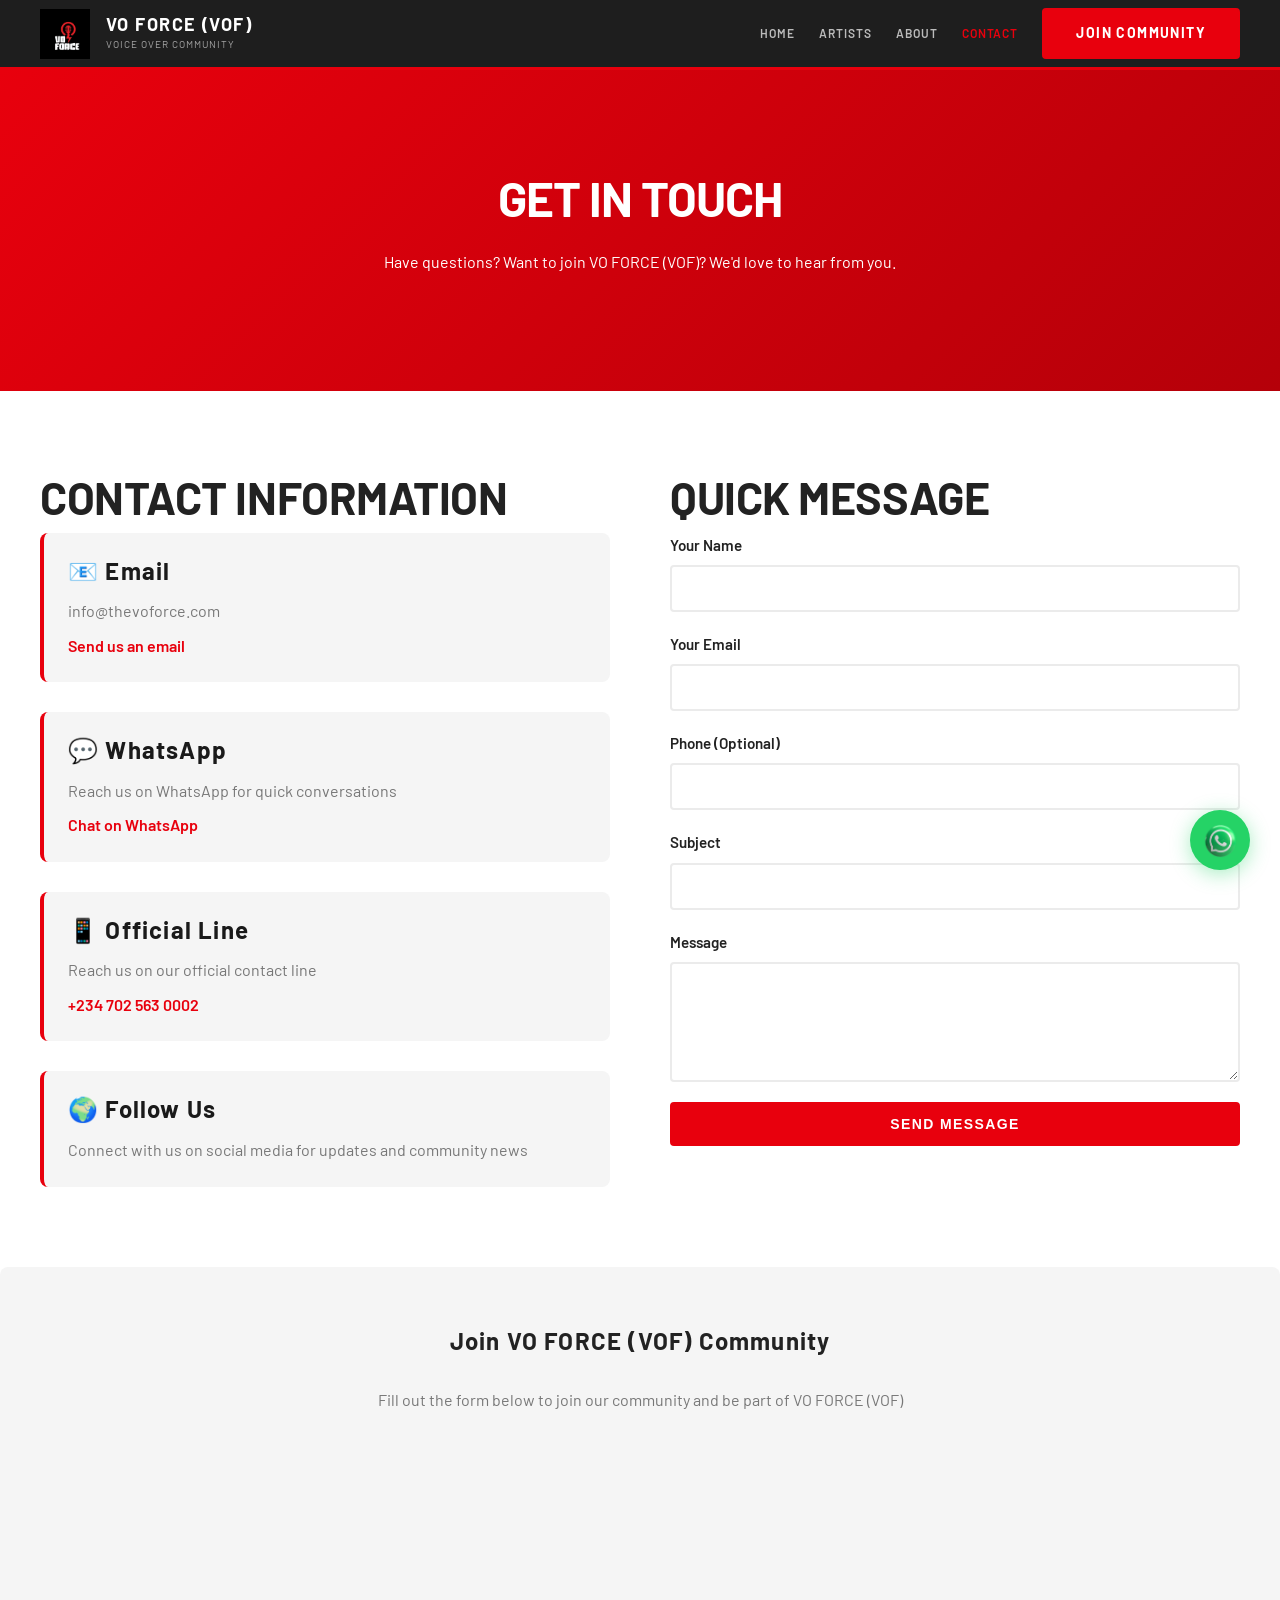
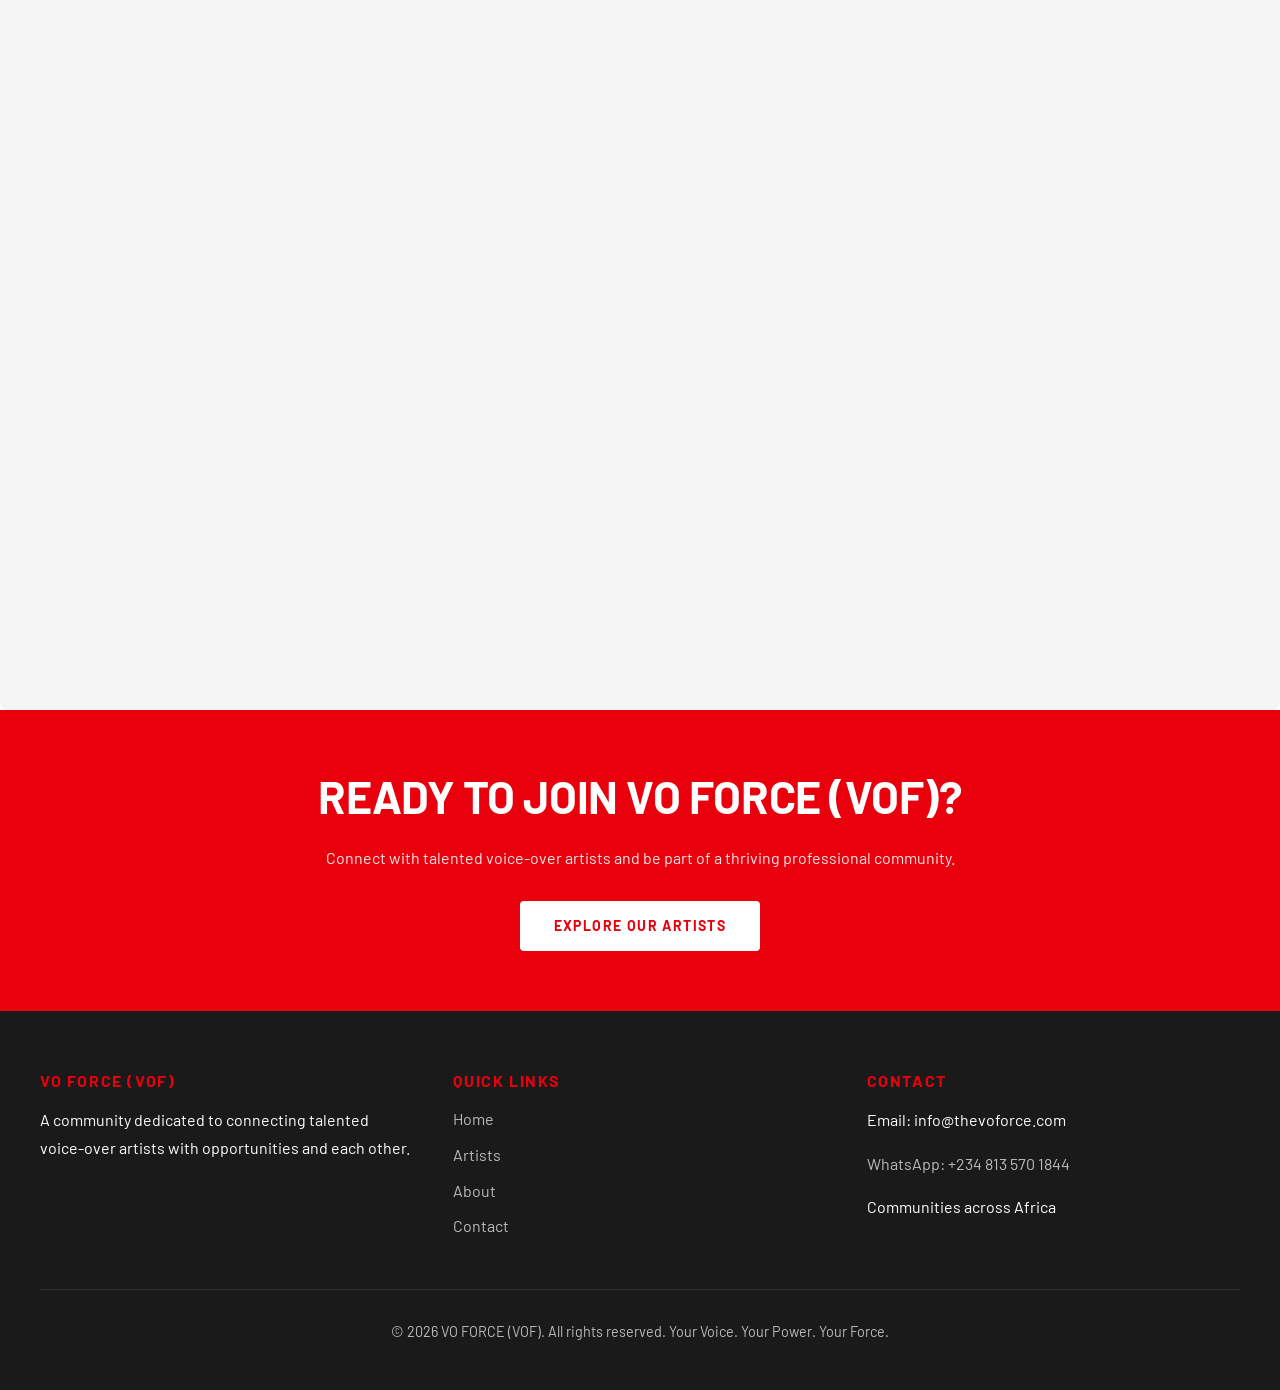
<file: contact.html>
<!DOCTYPE html>
<html lang="en">
<head>
  <meta charset="UTF-8">
  <meta name="viewport" content="width=device-width, initial-scale=1.0">
  <title>Contact & Join - VO FORCE (VOF)</title>
  <meta name="description" content="Contact VO FORCE (VOF), join our community, or reach out to voice-over artists directly.">
  <link href="https://fonts.googleapis.com/css2?family=Barlow:wght@300;400;500;600;700&display=swap" rel="stylesheet">
  <link rel="stylesheet" href="styles.css">
</head>
<body>

<!-- NAVIGATION -->
<nav>
  <a href="index.html" class="nav-brand">
    <div class="nav-logo"><img src="images/logo.png" alt="VO FORCE (VOF) Logo" style="width: 50px; height: 50px;"></div>
    <div class="nav-text">
      <h1>VO FORCE (VOF)</h1>
      <p>Voice Over Community</p>
    </div>
  </a>
  <div class="nav-right">
    <a href="index.html" class="nav-link">Home</a>
    <a href="artists.html" class="nav-link">Artists</a>
    <a href="about.html" class="nav-link">About</a>
    <a href="contact.html" class="nav-link active">Contact</a>
    <a href="#" class="btn" onclick="openJoinModal(); return false;">Join Community</a>
    <button class="hamburger" onclick="toggleMobMenu()"><span></span><span></span><span></span></button>
  </div>
</nav>

<!-- MOBILE MENU -->
<div class="mob-menu" id="mobMenu">
  <a href="index.html">Home</a>
  <a href="artists.html">Artists</a>
  <a href="about.html">About</a>
  <a href="contact.html">Contact</a>
  <a href="#" onclick="openJoinModal(); return false;">Join Community</a>
</div>

<!-- WHATSAPP FLOAT -->
<a href="https://wa.me/2347025630002?text=Hi%20from%20VO%20FORCE" class="wa-float" target="_blank" title="WhatsApp"><img src="images/whatsapp logo.png" alt="WhatsApp" style="width: 35px; height: 35px;"></a>

<!-- HERO -->
<div class="contact-hero">
  <h1>Get In Touch</h1>
  <p>Have questions? Want to join VO FORCE (VOF)? We'd love to hear from you.</p>
</div>

<!-- CONTACT SECTION -->
<div class="contact-content">
  <div>
    <h2>Contact Information</h2>
    <div class="contact-info">
      <div class="contact-item">
        <h3>📧 Email</h3>
        <p>info@thevoforce.com</p>
        <a href="mailto:info@thevoforce.com">Send us an email</a>
      </div>
      <div class="contact-item">
        <h3>💬 WhatsApp</h3>
        <p>Reach us on WhatsApp for quick conversations</p>
        <a href="https://wa.me/2348135701844?text=Hi%20from%20THE%20VO%20FORCE" target="_blank">Chat on WhatsApp</a>
      </div>
      <div class="contact-item">
        <h3>📱 Official Line</h3>
        <p>Reach us on our official contact line</p>
        <a href="https://wa.me/2347025630002">+234 702 563 0002</a>
      </div>
      <div class="contact-item">
        <h3>🌍 Follow Us</h3>
        <p>Connect with us on social media for updates and community news</p>
      </div>
    </div>
  </div>

  <div>
    <h2>Quick Message</h2>
    <form class="contact-form" onsubmit="handleContactSubmit(event)">
      <div class="form-group">
        <label for="name">Your Name</label>
        <input type="text" id="name" name="name" required>
      </div>
      <div class="form-group">
        <label for="email">Your Email</label>
        <input type="email" id="email" name="email" required>
      </div>
      <div class="form-group">
        <label for="phone">Phone (Optional)</label>
        <input type="tel" id="phone" name="phone">
      </div>
      <div class="form-group">
        <label for="subject">Subject</label>
        <input type="text" id="subject" name="subject" required>
      </div>
      <div class="form-group">
        <label for="message">Message</label>
        <textarea id="message" name="message" required></textarea>
      </div>
      <button type="submit" class="btn">Send Message</button>
    </form>
  </div>
</div>

<!-- GOOGLE FORM EMBED -->
<div class="form-embed">
  <h3>Join VO FORCE (VOF) Community</h3>
  <p style="text-align: center; color: var(--text-muted); margin-bottom: 30px;">
    Fill out the form below to join our community and be part of VO FORCE (VOF)
  </p>
  <!-- Replace the src with your actual Google Form embed URL -->
  <iframe src="https://docs.google.com/forms/d/e/1FAIpQLSc7M5x1z5y5x5y5x5y5x5y5x5y5x5y5x5y5x5y5x5y5x5y5x/viewform?embedded=true" 
    style="width: 100%; height: 800px; border: none; border-radius: 8px;"></iframe>
</div>

<!-- CTA SECTION -->
<section style="background: var(--primary-red); color: var(--white); padding: 60px 40px; text-align: center;">
  <div class="container">
    <h2 style="color: var(--white); margin-bottom: 20px;">Ready to Join VO FORCE (VOF)?</h2>
    <p style="font-size: 1rem; margin-bottom: 30px; color: rgba(255, 255, 255, 0.9);">
      Connect with talented voice-over artists and be part of a thriving professional community.
    </p>
    <a href="artists.html" class="btn" style="background: var(--white); color: var(--primary-red); border-color: var(--white);">Explore Our Artists</a>
  </div>
</section>

<!-- FOOTER -->
<footer>
  <div class="footer-content">
    <div class="footer-section">
      <h4>VO FORCE (VOF)</h4>
      <p>A community dedicated to connecting talented voice-over artists with opportunities and each other.</p>
    </div>
    <div class="footer-section">
      <h4>Quick Links</h4>
      <ul>
        <li><a href="index.html">Home</a></li>
        <li><a href="artists.html">Artists</a></li>
        <li><a href="about.html">About</a></li>
        <li><a href="contact.html">Contact</a></li>
      </ul>
    </div>
    <div class="footer-section">
      <h4>Contact</h4>
      <p>Email: info@thevoforce.com</p>
      <p><a href="https://wa.me/2348135701844">WhatsApp: +234 813 570 1844</a></p>
      <p>Communities across Africa</p>
    </div>
  </div>
  <div class="footer-bottom">
    <p>&copy; 2026 VO FORCE (VOF). All rights reserved. Your Voice. Your Power. Your Force.</p>
  </div>
</footer>

<script src="script.js"></script>
<script>
  function handleContactSubmit(event) {
    event.preventDefault();
    const name = document.getElementById('name').value;
    const email = document.getElementById('email').value;
    const subject = document.getElementById('subject').value;
    const message = document.getElementById('message').value;
    
    // Create mailto link with pre-filled data
    const mailtoLink = `mailto:info@thevoforce.com?subject=${encodeURIComponent(subject)}&body=${encodeURIComponent(`Name: ${name}\nEmail: ${email}\n\n${message}`)}`;
    window.location.href = mailtoLink;
    
    // Also show confirmation
    alert('Thank you! Your message is ready to send. Please confirm in your email client.');
    event.target.reset();
  }
</script>

<!-- JOIN COMMUNITY MODAL -->
<div class="join-modal-overlay" id="joinModal" onclick="closeJoinModal(event)">
  <div class="join-modal">
    <button class="join-modal-close" onclick="closeJoinModal()">&times;</button>
    <h2>VOF Community Membership</h2>
    <p>We are excited to officially introduce the VOF Community Membership.</p>
    <p>VOF is a growing community of voice talents committed to learning, collaboration, and growth in the voice-over industry.</p>
    <p><strong>With our yearly membership, you gain access to:</strong></p>
    <ul>
      <li>Discounted webinars and conferences</li>
      <li>Exclusive training sessions</li>
      <li>Mentorship opportunities</li>
      <li>Voice-over job opportunities</li>
      <li>Collaboration with other voice talents</li>
      <li>Community challenges to sharpen your skills</li>
    </ul>
    <p class="join-modal-fee">Membership Fee: &#8358;25,000 yearly</p>
    <p>This is more than a community.<br>It is a space to develop your voice, grow your confidence, and expand your opportunities.</p>
    <p>Join the VOF community and grow with us.</p>
    <p class="join-modal-tagline">VOF &ndash; Learn. Collaborate. Grow.</p>
    <a href="https://paystack.shop/pay/cryt6vhcu7" class="btn join-modal-pay-btn" target="_blank">PAY NOW</a>
  </div>
</div>
</body>
</html>
</file>
<file: styles.css>
/* ═══════════════════════════════════════════════ */
/* VO FORCE (VOF) — GLOBAL STYLES                    */
/* ═══════════════════════════════════════════════ */

:root {
  --primary-red: #E8000D;
  --dark-red: #B50009;
  --black: #1A1A1A;
  --black-light: #2D2D2D;
  --white: #FFFFFF;
  --off-white: #F5F5F5;
  --grey: #EBEBEB;
  --text-dark: #222222;
  --text-muted: #777777;
}

* {
  margin: 0;
  padding: 0;
  box-sizing: border-box;
}

html {
  scroll-behavior: smooth;
}

body {
  font-family: 'Barlow', -apple-system, BlinkMacSystemFont, 'Segoe UI', sans-serif;
  background: var(--white);
  color: var(--text-dark);
  overflow-x: hidden;
  line-height: 1.6;
}

/* ── SCROLLBAR ── */
::-webkit-scrollbar {
  width: 8px;
}

::-webkit-scrollbar-track {
  background: var(--off-white);
}

::-webkit-scrollbar-thumb {
  background: var(--primary-red);
  border-radius: 4px;
}

/* ── TYPOGRAPHY ── */
h1, h2, h3, h4, h5, h6 {
  font-weight: 700;
  line-height: 1.2;
  margin-bottom: 0.5rem;
}

h1 {
  font-size: 3.5rem;
  text-transform: uppercase;
  letter-spacing: -0.02em;
}

h2 {
  font-size: 2.5rem;
  text-transform: uppercase;
  letter-spacing: -0.01em;
}

h3 {
  font-size: 1.5rem;
  letter-spacing: 0.05em;
}

p {
  margin-bottom: 1rem;
  line-height: 1.7;
}

a {
  color: var(--primary-red);
  text-decoration: none;
  transition: all 0.3s ease;
}

a:hover {
  opacity: 0.8;
}

/* ── BUTTONS ── */
.btn {
  display: inline-block;
  padding: 12px 32px;
  border: 2px solid var(--primary-red);
  background: var(--primary-red);
  color: var(--white);
  font-size: 14px;
  font-weight: 700;
  text-transform: uppercase;
  letter-spacing: 0.1em;
  cursor: pointer;
  transition: all 0.3s ease;
  border-radius: 4px;
  text-decoration: none;
  display: inline-flex;
  align-items: center;
  justify-content: center;
  gap: 8px;
}

.btn:hover {
  background: var(--dark-red);
  border-color: var(--dark-red);
  transform: translateY(-2px);
  box-shadow: 0 8px 24px rgba(232, 0, 13, 0.3);
}

.btn-outline {
  background: transparent;
  color: var(--primary-red);
}

.btn-outline:hover {
  background: var(--primary-red);
  color: var(--white);
}

/* ── CONTAINER ── */
.container {
  max-width: 1200px;
  margin: 0 auto;
  padding: 0 20px;
}

/* ══════════════════════════════════════════════ */
/* NAVIGATION                                     */
/* ══════════════════════════════════════════════ */

nav {
  position: fixed;
  top: 0;
  left: 0;
  right: 0;
  z-index: 1000;
  background: rgba(26, 26, 26, 0.98);
  backdrop-filter: blur(10px);
  border-bottom: 3px solid var(--primary-red);
  height: 70px;
  display: flex;
  align-items: center;
  justify-content: space-between;
  padding: 0 40px;
}

.nav-brand {
  display: flex;
  align-items: center;
  gap: 16px;
  text-decoration: none;
  flex-shrink: 0;
}

.nav-logo {
  width: 50px;
  height: 50px;
  display: flex;
  align-items: center;
  justify-content: center;
  background: rgba(232, 0, 13, 0.1);
  border-radius: 4px;
  font-weight: 900;
  color: var(--primary-red);
  font-size: 20px;
}

.nav-text h1 {
  font-size: 18px;
  margin: 0;
  letter-spacing: 0.08em;
  color: var(--white);
}

.nav-text p {
  font-size: 10px;
  margin: 0;
  letter-spacing: 0.1em;
  color: rgba(255, 255, 255, 0.6);
  text-transform: uppercase;
}

.nav-right {
  display: flex;
  align-items: center;
  gap: 24px;
}

.nav-link {
  font-size: 12px;
  font-weight: 600;
  letter-spacing: 0.08em;
  text-transform: uppercase;
  color: rgba(255, 255, 255, 0.7);
  text-decoration: none;
  transition: color 0.3s ease;
}

.nav-link:hover {
  color: var(--white);
}

.nav-link.active {
  color: var(--primary-red);
}

.hamburger {
  display: none;
  flex-direction: column;
  gap: 6px;
  cursor: pointer;
  background: none;
  border: none;
  padding: 6px;
}

.hamburger span {
  display: block;
  width: 24px;
  height: 2px;
  background: var(--white);
  border-radius: 1px;
  transition: all 0.3s ease;
}

/* ── MOBILE MENU ── */
.mob-menu {
  display: none;
  position: fixed;
  inset: 70px 0 0 0;
  z-index: 950;
  background: var(--primary-red);
  flex-direction: column;
  align-items: center;
  justify-content: flex-start;
  gap: 0;
  padding-top: 40px;
}

.mob-menu.open {
  display: flex;
}

.mob-menu a {
  font-size: 16px;
  font-weight: 600;
  color: var(--white);
  text-decoration: none;
  letter-spacing: 0.1em;
  text-transform: uppercase;
  padding: 16px 40px;
  border-bottom: 1px solid rgba(255, 255, 255, 0.1);
  width: 100%;
  text-align: center;
}

.mob-menu a:hover {
  background: rgba(0, 0, 0, 0.2);
}

/* ══════════════════════════════════════════════ */
/* HERO SECTION                                   */
/* ══════════════════════════════════════════════ */

.hero {
  min-height: 100vh;
  background: url('images/mic.jpg') center/cover no-repeat;
  position: relative;
  overflow: hidden;
  display: flex;
  align-items: center;
  padding-top: 70px;
}

.hero::before {
  content: '';
  position: absolute;
  top: 0;
  left: 0;
  right: 0;
  bottom: 0;
  background: rgba(0, 0, 0, 0.2);
  pointer-events: none;
}

.hero-content {
  position: relative;
  z-index: 2;
  display: grid;
  grid-template-columns: 1fr 1fr;
  gap: 60px;
  align-items: center;
  width: 100%;
}

.hero-left {
  color: var(--white);
}

.hero-left h1 {
  font-size: 4rem;
  margin-bottom: 20px;
  text-shadow: 0 4px 20px rgba(0, 0, 0, 0.3);
}

.hero-left p {
  font-size: 1.1rem;
  margin-bottom: 40px;
  line-height: 1.8;
  opacity: 0.95;
}

.hero-cta {
  display: flex;
  gap: 20px;
  flex-wrap: wrap;
}

.hero-right {
  display: flex;
  justify-content: center;
  align-items: center;
  position: relative;
}

.hero-logo-placeholder {
  width: 300px;
  height: 300px;
  background: rgba(255, 255, 255, 0.1);
  border-radius: 12px;
  display: flex;
  align-items: center;
  justify-content: center;
  font-size: 120px;
  color: rgba(255, 255, 255, 0.3);
  border: 2px dashed rgba(255, 255, 255, 0.2);
}

/* ══════════════════════════════════════════════ */
/* FEATURED ARTISTS SECTION                       */
/* ══════════════════════════════════════════════ */

.featured-section {
  padding: 80px 40px;
  background: var(--off-white);
  text-align: center;
}

.section-title {
  font-size: 2.5rem;
  margin-bottom: 50px;
  color: var(--black);
}

.artists-grid {
  display: grid;
  grid-template-columns: repeat(auto-fit, minmax(280px, 1fr));
  gap: 40px;
  margin-bottom: 60px;
}

.artist-card {
  background: var(--white);
  border-radius: 8px;
  overflow: hidden;
  box-shadow: 0 4px 15px rgba(0, 0, 0, 0.08);
  transition: all 0.3s ease;
  cursor: pointer;
}

.artist-card:hover {
  transform: translateY(-8px);
  box-shadow: 0 12px 30px rgba(232, 0, 13, 0.2);
}

.artist-image {
  width: 100%;
  height: 240px;
  background: linear-gradient(135deg, var(--primary-red), var(--dark-red));
  display: flex;
  align-items: center;
  justify-content: center;
  color: var(--white);
  font-size: 60px;
  overflow: hidden;
}

.artist-image img {
  width: 100%;
  height: 100%;
  object-fit: cover;
}

.artist-info {
  padding: 24px;
}

.artist-info h3 {
  font-size: 1.3rem;
  margin-bottom: 8px;
  color: var(--black);
}

.artist-niche {
  display: flex;
  gap: 8px;
  flex-wrap: wrap;
  margin-bottom: 16px;
}

.niche-tag {
  display: inline-block;
  background: var(--primary-red);
  color: var(--white);
  font-size: 11px;
  padding: 4px 12px;
  border-radius: 20px;
  font-weight: 600;
  letter-spacing: 0.05em;
}

.artist-info p {
  font-size: 0.95rem;
  color: var(--text-muted);
  margin-bottom: 16px;
}

.artist-contact {
  display: flex;
  gap: 12px;
  margin-bottom: 16px;
}

.artist-contact a {
  font-size: 12px;
  padding: 6px 12px;
  border: 1px solid var(--primary-red);
  border-radius: 4px;
  color: var(--primary-red);
  transition: all 0.3s ease;
}

.artist-contact a:hover {
  background: var(--primary-red);
  color: var(--white);
}

.view-profile {
  display: block;
  width: 100%;
  padding: 12px;
  background: var(--black);
  color: var(--white);
  text-align: center;
  border-radius: 4px;
  font-weight: 600;
  letra-spacing: 0.05em;
  text-decoration: none;
  transition: all 0.3s ease;
}

.view-profile:hover {
  background: var(--primary-red);
}

/* ══════════════════════════════════════════════ */
/* DIRECTORY / GALLERY PAGE                       */
/* ══════════════════════════════════════════════ */

.gallery-header {
  background: var(--black);
  color: var(--white);
  padding: 80px 40px;
  text-align: center;
  margin-top: 70px;
}

.gallery-header h1 {
  color: var(--white);
  margin-bottom: 20px;
}

.gallery-header p {
  color: rgba(255, 255, 255, 0.8);
  font-size: 1.1rem;
}

.filter-section {
  padding: 40px;
  background: var(--off-white);
  display: flex;
  gap: 20px;
  flex-wrap: wrap;
  justify-content: center;
  align-items: center;
}

.search-box {
  flex: 1;
  min-width: 250px;
  max-width: 400px;
}

.search-box input {
  width: 100%;
  padding: 12px 16px;
  border: 2px solid var(--grey);
  border-radius: 4px;
  font-size: 1rem;
  transition: border 0.3s ease;
}

.search-box input:focus {
  outline: none;
  border-color: var(--primary-red);
}

.filter-box {
  display: flex;
  gap: 12px;
  align-items: center;
}

.filter-box label {
  font-weight: 600;
  font-size: 0.95rem;
}

.filter-box select {
  padding: 10px 16px;
  border: 2px solid var(--grey);
  border-radius: 4px;
  font-size: 0.95rem;
  cursor: pointer;
  background: var(--white);
  transition: border 0.3s ease;
}

.filter-box select:focus {
  outline: none;
  border-color: var(--primary-red);
}

.gallery-content {
  padding: 60px 40px;
  min-height: 60vh;
}

/* ══════════════════════════════════════════════ */
/* ARTIST PROFILE PAGE                            */
/* ══════════════════════════════════════════════ */

.profile-header {
  background: var(--black);
  color: var(--white);
  padding: 80px 40px;
  text-align: center;
  margin-top: 70px;
}

.profile-hero {
  display: grid;
  grid-template-columns: 1fr 1fr;
  gap: 60px;
  padding: 60px 40px;
  align-items: center;
}

.profile-image {
  width: 100%;
  max-width: 400px;
  aspect-ratio: 1;
  background: linear-gradient(135deg, var(--primary-red), var(--dark-red));
  border-radius: 12px;
  overflow: hidden;
  display: flex;
  align-items: center;
  justify-content: center;
  font-size: 60px;
  color: rgba(255, 255, 255, 0.3);
  justify-self: center;
}

.profile-image img {
  width: 100%;
  height: 100%;
  object-fit: cover;
}

.profile-details {
  text-align: left;
}

.profile-details h2 {
  color: var(--primary-red);
  margin-bottom: 16px;
}

.profile-details p {
  font-size: 1rem;
  margin-bottom: 24px;
  line-height: 1.8;
  color: var(--text-muted);
}

.profile-meta {
  display: grid;
  grid-template-columns: 1fr 1fr;
  gap: 20px;
  margin: 40px 0;
}

.meta-item {
  padding: 16px;
  background: var(--off-white);
  border-radius: 8px;
  border-left: 4px solid var(--primary-red);
}

.meta-item strong {
  display: block;
  font-size: 12px;
  letter-spacing: 0.1em;
  text-transform: uppercase;
  color: var(--text-muted);
  margin-bottom: 8px;
}

.meta-item span {
  font-size: 1rem;
  color: var(--black);
}

.profile-tags {
  display: flex;
  gap: 12px;
  flex-wrap: wrap;
  margin: 30px 0;
}

.profile-links {
  display: flex;
  gap: 12px;
  margin: 40px 0;
}

.demo-section {
  padding: 60px 40px;
  background: var(--off-white);
}

.demo-section h3 {
  margin-bottom: 30px;
}

.demo-embed {
  width: 100%;
  height: 400px;
  border-radius: 8px;
  border: 2px solid var(--grey);
}

/* ══════════════════════════════════════════════ */
/* ABOUT PAGE                                     */
/* ══════════════════════════════════════════════ */

.about-hero {
  background: linear-gradient(135deg, var(--black) 0%, var(--black-light) 100%);
  color: var(--white);
  padding: 100px 40px;
  text-align: center;
  margin-top: 70px;
}

.about-hero h1 {
  font-size: 3rem;
  margin-bottom: 20px;
}

.about-content {
  padding: 80px 40px;
  max-width: 900px;
  margin: 0 auto;
}

.about-section {
  margin-bottom: 60px;
}

.about-section h2 {
  color: var(--primary-red);
  margin-bottom: 24px;
}

.about-section p {
  font-size: 1.05rem;
  line-height: 1.9;
  color: var(--text-muted);
}

.values-grid {
  display: grid;
  grid-template-columns: repeat(auto-fit, minmax(250px, 1fr));
  gap: 30px;
  margin: 40px 0;
}

.value-card {
  padding: 30px;
  background: var(--off-white);
  border-radius: 8px;
  border-left: 4px solid var(--primary-red);
}

.value-card h3 {
  color: var(--black);
  margin-bottom: 12px;
}

.value-card p {
  font-size: 0.95rem;
  color: var(--text-muted);
}

/* ══════════════════════════════════════════════ */
/* CONTACT PAGE                                   */
/* ══════════════════════════════════════════════ */

.contact-hero {
  background: linear-gradient(135deg, var(--primary-red) 0%, var(--dark-red) 100%);
  color: var(--white);
  padding: 100px 40px;
  text-align: center;
  margin-top: 70px;
}

.contact-hero h1 {
  font-size: 3rem;
  margin-bottom: 20px;
}

.contact-content {
  padding: 80px 40px;
  display: grid;
  grid-template-columns: 1fr 1fr;
  gap: 60px;
  align-items: start;
}

.contact-form {
  display: flex;
  flex-direction: column;
  gap: 20px;
}

.form-group {
  display: flex;
  flex-direction: column;
  gap: 8px;
}

.form-group label {
  font-weight: 600;
  font-size: 0.95rem;
}

.form-group input,
.form-group textarea {
  padding: 12px 16px;
  border: 2px solid var(--grey);
  border-radius: 4px;
  font-size: 1rem;
  font-family: inherit;
  transition: border 0.3s ease;
}

.form-group input:focus,
.form-group textarea:focus {
  outline: none;
  border-color: var(--primary-red);
}

.form-group textarea {
  min-height: 120px;
  resize: vertical;
}

.contact-info {
  display: flex;
  flex-direction: column;
  gap: 30px;
}

.contact-item {
  padding: 24px;
  background: var(--off-white);
  border-radius: 8px;
  border-left: 4px solid var(--primary-red);
}

.contact-item h3 {
  margin-bottom: 12px;
  color: var(--black);
}

.contact-item p {
  color: var(--text-muted);
  margin: 0;
}

.contact-item a {
  display: inline-block;
  margin-top: 8px;
  font-weight: 600;
}

.form-embed {
  grid-column: 1 / -1;
  padding: 60px 40px;
  background: var(--off-white);
  border-radius: 8px;
}

.form-embed h3 {
  margin-bottom: 30px;
  text-align: center;
}

.form-embed iframe {
  width: 100%;
  min-height: 600px;
  border: none;
  border-radius: 8px;
}

/* ══════════════════════════════════════════════ */
/* FOOTER                                         */
/* ══════════════════════════════════════════════ */

footer {
  background: var(--black);
  color: var(--white);
  padding: 60px 40px 30px;
  text-align: center;
}

.footer-content {
  max-width: 1200px;
  margin: 0 auto 40px;
  display: grid;
  grid-template-columns: repeat(auto-fit, minmax(250px, 1fr));
  gap: 40px;
  text-align: left;
}

.footer-section h4 {
  font-size: 1rem;
  letter-spacing: 0.1em;
  text-transform: uppercase;
  margin-bottom: 16px;
  color: var(--primary-red);
}

.footer-section ul {
  list-style: none;
}

.footer-section ul li {
  margin-bottom: 10px;
}

.footer-section a {
  color: rgba(255, 255, 255, 0.7);
  transition: color 0.3s ease;
}

.footer-section a:hover {
  color: var(--white);
}

.footer-bottom {
  border-top: 1px solid rgba(255, 255, 255, 0.1);
  padding-top: 30px;
  text-align: center;
  color: rgba(255, 255, 255, 0.7);
  font-size: 0.9rem;
}

/* ══════════════════════════════════════════════ */
/* WHATSAPP FLOAT BUTTON                          */
/* ══════════════════════════════════════════════ */

.wa-float {
  position: fixed;
  bottom: 30px;
  right: 30px;
  z-index: 500;
  width: 60px;
  height: 60px;
  background: #25D366;
  border-radius: 50%;
  display: flex;
  align-items: center;
  justify-content: center;
  color: var(--white);
  text-decoration: none;
  box-shadow: 0 4px 20px rgba(37, 211, 102, 0.4);
  transition: all 0.3s ease;
  animation: float 3s ease-in-out infinite;
  padding: 0;
}

.wa-float:hover {
  transform: scale(1.1);
  box-shadow: 0 8px 30px rgba(37, 211, 102, 0.6);
}

@keyframes float {
  0%, 100% {
    transform: translateY(0px);
  }
  50% {
    transform: translateY(-10px);
  }
}

/* ══════════════════════════════════════════════ */
/* RESPONSIVE DESIGN                              */
/* ══════════════════════════════════════════════ */

/* TABLET & MEDIUM DEVICES (max-width: 768px) */
@media (max-width: 768px) {
  h1 {
    font-size: 2rem;
  }

  h2 {
    font-size: 1.5rem;
  }

  h3 {
    font-size: 1.2rem;
  }

  p {
    font-size: 0.95rem;
  }

  nav {
    padding: 0 20px;
    height: 60px;
  }

  .nav-text h1 {
    font-size: 14px;
  }

  .nav-text p {
    font-size: 9px;
  }

  .hamburger {
    display: flex;
  }

  .nav-right {
    display: none;
  }

  .hero {
    min-height: auto;
    padding: 100px 0 60px;
  }

  .hero-content {
    grid-template-columns: 1fr;
    gap: 30px;
    padding: 40px 20px;
  }

  .hero-left h1 {
    font-size: 2.5rem;
  }

  .hero-left p {
    font-size: 1rem;
  }

  .hero-right {
    display: none;
  }

  .hero-cta {
    flex-direction: column;
  }

  .btn {
    width: 100%;
    padding: 14px 24px;
    font-size: 13px;
  }

  .section-title {
    font-size: 2rem;
    margin-bottom: 30px;
  }

  .artists-grid {
    grid-template-columns: 1fr;
    gap: 20px;
  }

  .featured-section,
  .gallery-content,
  .about-content,
  .demo-section {
    padding: 40px 20px;
  }

  .gallery-header,
  .about-hero,
  .contact-hero,
  .profile-header {
    padding: 60px 20px;
  }

  .gallery-header h1,
  .about-hero h1,
  .contact-hero h1,
  .profile-header h1 {
    font-size: 2rem;
  }

  .filter-section {
    flex-direction: column;
    align-items: stretch;
    padding: 30px 20px;
    gap: 15px;
  }

  .search-box,
  .filter-box {
    width: 100%;
  }

  .search-box input,
  .filter-box select {
    width: 100%;
  }

  .profile-hero,
  .contact-content {
    grid-template-columns: 1fr;
    gap: 40px;
    padding: 40px 20px;
  }

  .profile-image {
    max-width: 100%;
    margin: 0 auto;
  }

  .profile-meta {
    grid-template-columns: 1fr;
    gap: 15px;
  }

  .contact-form {
    width: 100%;
  }

  .contact-info {
    gap: 20px;
  }

  .form-embed iframe {
    min-height: 500px;
  }

  .footer-content {
    grid-template-columns: 1fr;
    text-align: center;
    gap: 20px;
  }

  .wa-float {
    bottom: 20px;
    right: 20px;
    width: 50px;
    height: 50px;
    font-size: 24px;
  }

  .values-grid {
    grid-template-columns: 1fr;
    gap: 20px;
  }

  .value-card {
    padding: 20px;
  }

  .demo-embed {
    height: 300px;
  }

  .mob-menu {
    padding-top: 30px;
  }

  .mob-menu a {
    padding: 12px 20px;
    font-size: 14px;
  }

  /* King E Section */
  [style*="grid-template-columns: 1fr 1fr"] {
    grid-template-columns: 1fr !important;
  }

  [style*="display: grid; gap: 60px"] {
    gap: 30px !important;
    padding: 40px 20px !important;
  }
}

/* MOBILE DEVICES (max-width: 480px) */
@media (max-width: 480px) {
  :root {
    font-size: 14px;
  }

  h1 {
    font-size: 1.5rem;
    letter-spacing: -0.01em;
  }

  h2 {
    font-size: 1.2rem;
  }

  h3 {
    font-size: 1rem;
  }

  p {
    font-size: 0.9rem;
  }

  .container {
    padding: 0 15px;
  }

  nav {
    padding: 0 15px;
    height: 55px;
  }

  .nav-brand {
    gap: 8px;
  }

  .nav-logo {
    width: 40px;
    height: 40px;
    font-size: 16px;
  }

  .nav-text h1 {
    font-size: 12px;
  }

  .nav-text p {
    font-size: 8px;
  }

  .hero {
    padding: 80px 0 40px;
  }

  .hero-content {
    padding: 30px 15px;
  }

  .hero-left h1 {
    font-size: 1.8rem;
    margin-bottom: 15px;
  }

  .hero-left p {
    font-size: 0.9rem;
    margin-bottom: 25px;
  }

  .hero-cta {
    flex-direction: column;
    gap: 12px;
  }

  .btn {
    padding: 12px 20px;
    font-size: 12px;
  }

  .section-title {
    font-size: 1.5rem;
    margin-bottom: 25px;
  }

  .artists-grid {
    grid-template-columns: 1fr;
    gap: 15px;
  }

  .artist-card {
    border-radius: 6px;
  }

  .artist-image {
    height: 180px;
    font-size: 40px;
  }

  .artist-info {
    padding: 16px;
  }

  .artist-info h3 {
    font-size: 1.1rem;
  }

  .niche-tag {
    font-size: 10px;
    padding: 3px 10px;
  }

  .featured-section,
  .gallery-content,
  .about-content,
  .demo-section {
    padding: 30px 15px;
  }

  .gallery-header,
  .about-hero,
  .contact-hero,
  .profile-header {
    padding: 50px 15px;
    margin-top: 55px;
  }

  .gallery-header h1,
  .about-hero h1,
  .contact-hero h1,
  .profile-header h1 {
    font-size: 1.5rem;
    margin-bottom: 15px;
  }

  .gallery-header p,
  .about-hero p,
  .contact-hero p {
    font-size: 0.9rem;
  }

  .filter-section {
    flex-direction: column;
    padding: 20px 15px;
    gap: 12px;
  }

  .search-box,
  .filter-box {
    width: 100%;
  }

  .search-box input,
  .filter-box select {
    width: 100%;
    padding: 10px 12px;
    font-size: 0.9rem;
  }

  .form-group label {
    font-size: 0.9rem;
  }

  .form-group input,
  .form-group textarea {
    padding: 10px 12px;
    font-size: 0.9rem;
  }

  .form-group textarea {
    min-height: 100px;
  }

  .profile-hero,
  .contact-content {
    grid-template-columns: 1fr;
    gap: 30px;
    padding: 30px 15px;
  }

  .profile-image {
    width: 100%;
    max-width: 100%;
    margin: 0 auto;
  }

  .profile-details h2 {
    font-size: 1.1rem;
    margin-bottom: 12px;
  }

  .profile-meta {
    grid-template-columns: 1fr;
    gap: 12px;
    margin: 30px 0;
  }

  .meta-item {
    padding: 12px;
    font-size: 0.9rem;
  }

  .meta-item strong {
    font-size: 11px;
  }

  .profile-tags {
    margin: 20px 0;
    gap: 8px;
  }

  .profile-links {
    flex-direction: column;
    gap: 10px;
  }

  .contact-form {
    width: 100%;
  }

  .contact-info {
    gap: 15px;
  }

  .contact-item {
    padding: 16px;
  }

  .contact-item h3 {
    font-size: 1rem;
  }

  .form-embed {
    padding: 30px 15px;
  }

  .form-embed h3 {
    font-size: 1.1rem;
    margin-bottom: 20px;
  }

  .form-embed iframe {
    min-height: 400px;
  }

  .demo-embed {
    height: 200px;
  }

  .values-grid {
    grid-template-columns: 1fr;
    gap: 15px;
  }

  .value-card {
    padding: 16px;
  }

  .value-card h3 {
    font-size: 1rem;
  }

  .value-card p {
    font-size: 0.85rem;
  }

  .footer-content {
    grid-template-columns: 1fr;
    text-align: center;
    gap: 15px;
    margin-bottom: 30px;
  }

  footer {
    padding: 40px 15px 20px;
  }

  .footer-section h4 {
    font-size: 0.9rem;
    margin-bottom: 12px;
  }

  .footer-section ul li {
    margin-bottom: 8px;
    font-size: 0.85rem;
  }

  .footer-bottom {
    padding-top: 20px;
    font-size: 0.8rem;
  }

  .wa-float {
    bottom: 15px;
    right: 15px;
    width: 45px;
    height: 45px;
    font-size: 20px;
  }

  .mob-menu {
    padding-top: 20px;
  }

  .mob-menu a {
    padding: 10px 15px;
    font-size: 12px;
  }

  /* Inline grid/flex responsiveness */
  [style*="grid-template-columns: 1fr 1fr"] {
    grid-template-columns: 1fr !important;
  }

  [style*="display: grid; gap: 60px"] {
    gap: 20px !important;
    padding: 30px 15px !important;
  }

  [style*="display: grid; grid-template-columns: 1fr 1fr"] {
    grid-template-columns: 1fr !important;
  }
}

/* EXTRA SMALL DEVICES (max-width: 360px) */
@media (max-width: 360px) {
  h1 {
    font-size: 1.3rem;
  }

  h2 {
    font-size: 1.1rem;
  }

  .container {
    padding: 0 12px;
  }

  nav {
    padding: 0 12px;
  }

  .btn {
    padding: 10px 16px;
    font-size: 11px;
  }

  .section-title {
    font-size: 1.2rem;
  }

  .artist-info {
    padding: 12px;
  }

  .featured-section,
  .gallery-content,
  .about-content,
  .demo-section {
    padding: 20px 12px;
  }

  .gallery-header,
  .about-hero,
  .contact-hero,
  .profile-header {
    padding: 40px 12px;
  }
}

/* LARGE SCREENS (min-width: 1200px) */
@media (min-width: 1200px) {
  .container {
    max-width: 1400px;
  }

  h1 {
    font-size: 4rem;
  }

  h2 {
    font-size: 2.8rem;
  }

  .hero-left h1 {
    font-size: 4rem;
  }

  .section-title {
    font-size: 3rem;
    margin-bottom: 60px;
  }

  .artists-grid {
    gap: 50px;
  }
}

/* ── JOIN COMMUNITY MODAL ── */
.join-modal-overlay {
  display: none;
  position: fixed;
  inset: 0;
  background: rgba(0, 0, 0, 0.7);
  z-index: 9999;
  align-items: center;
  justify-content: center;
  padding: 20px;
  overflow-y: auto;
}

.join-modal-overlay.open {
  display: flex;
}

.join-modal {
  background: var(--white);
  border-radius: 16px;
  padding: 40px;
  max-width: 560px;
  width: 100%;
  position: relative;
}

.join-modal h2 {
  color: var(--primary-red);
  margin-bottom: 20px;
  font-size: 1.6rem;
  text-transform: uppercase;
}

.join-modal p {
  margin-bottom: 14px;
  color: var(--text-dark);
}

.join-modal ul {
  padding-left: 22px;
  margin-bottom: 16px;
}

.join-modal ul li {
  margin-bottom: 8px;
  color: var(--text-dark);
  line-height: 1.6;
}

.join-modal-fee {
  font-size: 1.1rem;
  color: var(--primary-red) !important;
  font-weight: 700;
}

.join-modal-tagline {
  color: var(--primary-red) !important;
  font-size: 1.05rem;
  font-weight: 700;
  margin-bottom: 24px !important;
}

.join-modal-pay-btn {
  display: block;
  width: 100%;
  text-align: center;
  font-size: 1.1rem;
  padding: 16px;
  margin-top: 8px;
  letter-spacing: 0.05em;
}

.join-modal-close {
  position: absolute;
  top: 14px;
  right: 18px;
  background: none;
  border: none;
  font-size: 1.6rem;
  cursor: pointer;
  color: var(--text-muted);
  line-height: 1;
  padding: 4px;
}

.join-modal-close:hover {
  color: var(--primary-red);
}

@media (max-width: 480px) {
  .join-modal {
    padding: 30px 20px;
  }
}
</file>
